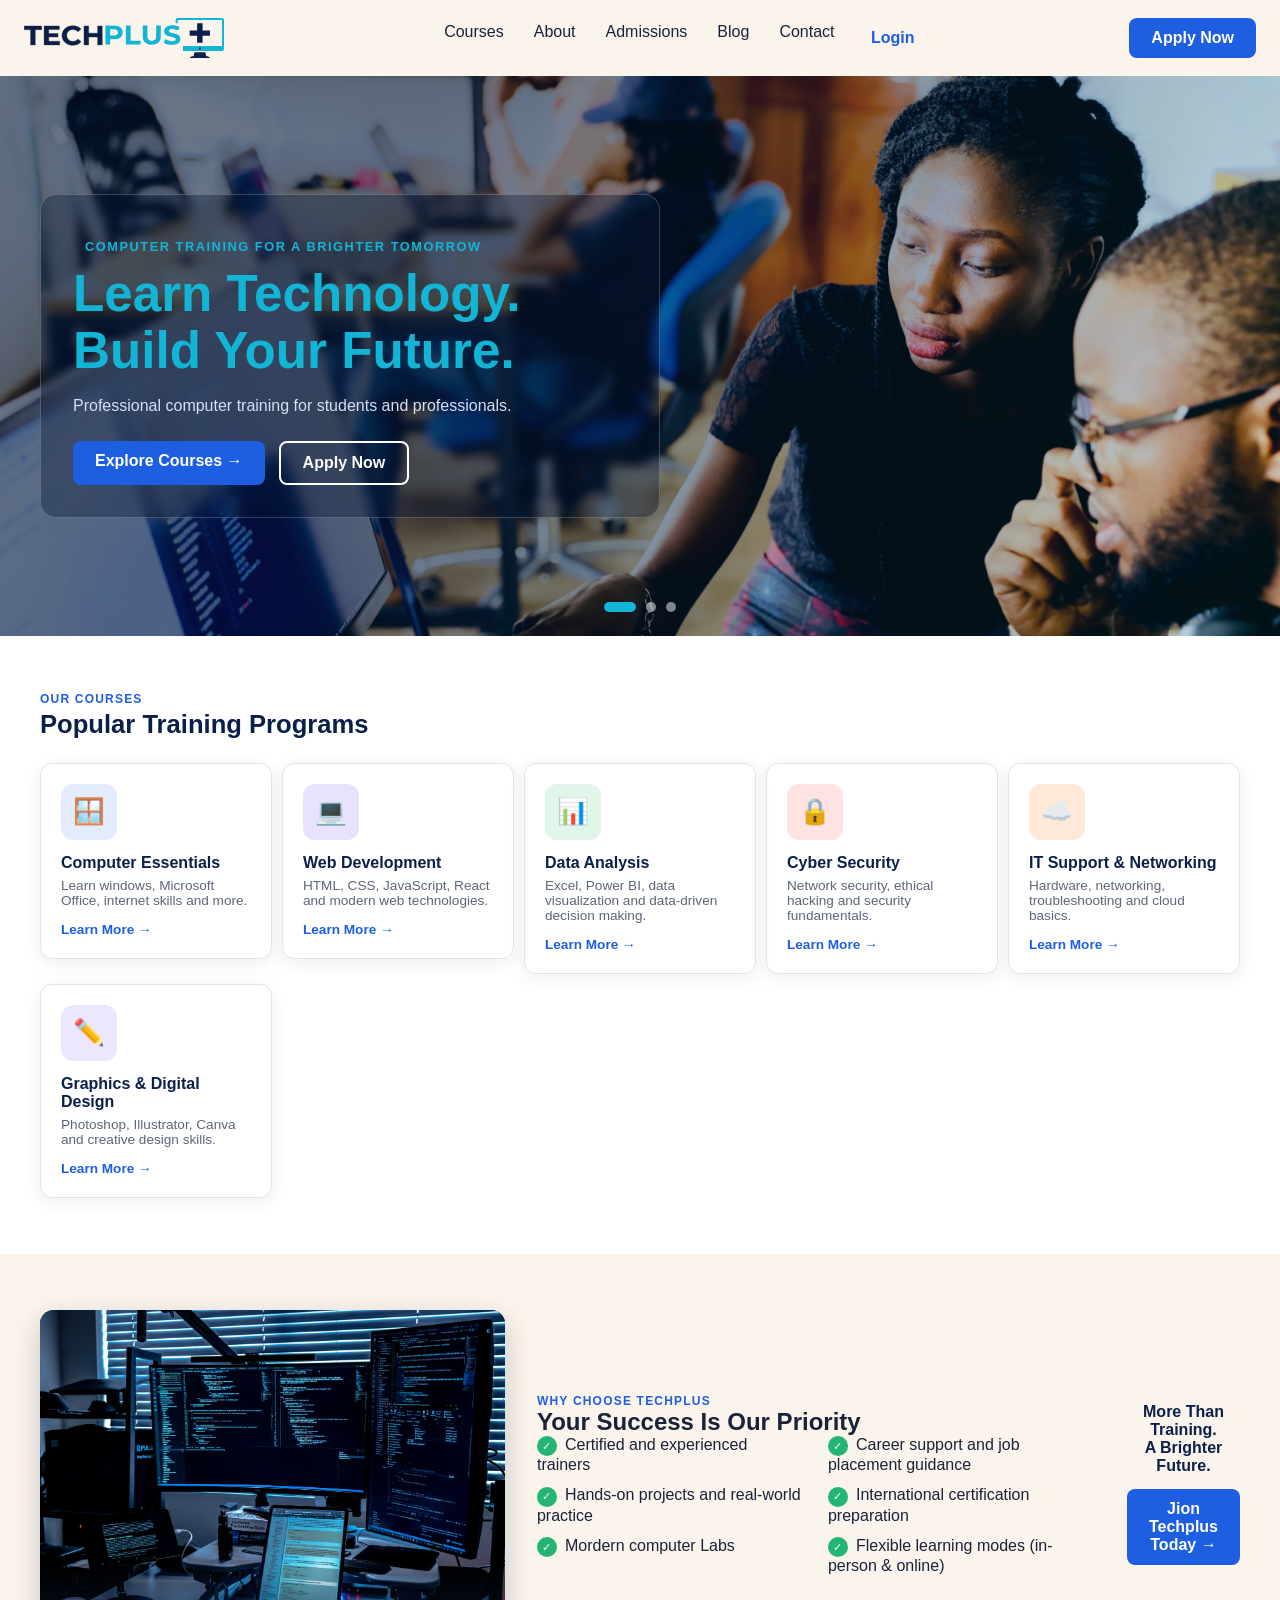
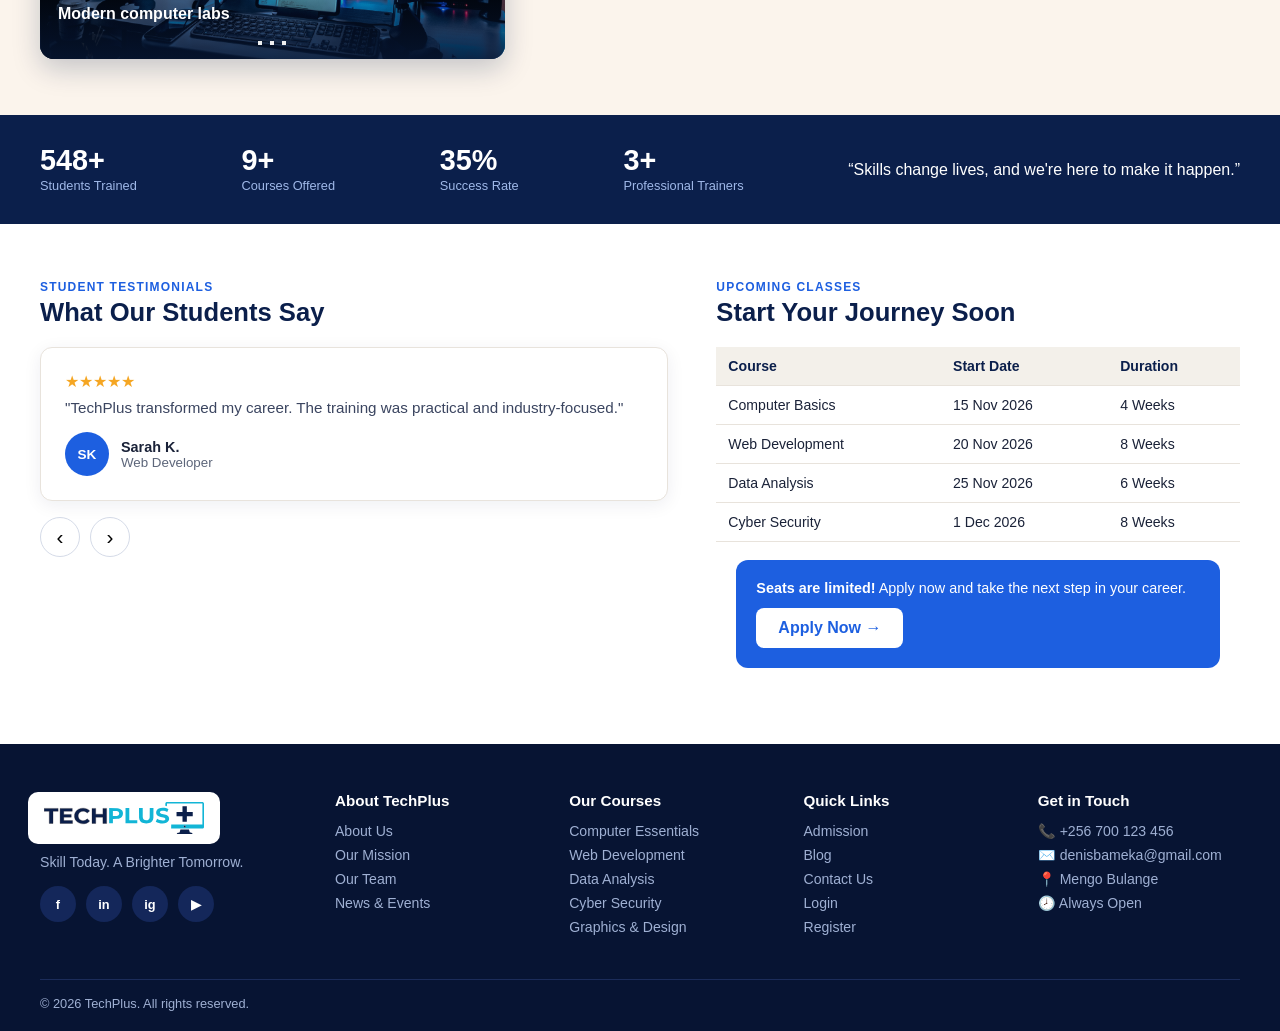
<file: index.html>
<!DOCTYPE html>
<html lang="en">
<meta charset="UTF-8">
<meta name="viewport" content="width=device-width", initial-scale="1.0">

<head>
    <title>Techplus</title>
    <link rel="stylesheet" href="style.css">
    <link rel="preload" as="image" href="images/hero1.jpg">
</head>

<body>
    <header>
        <a href="index.html" class="logo"><img src="images/logo.svg" alt="TechPlus Institute"></a>

        <nav id="mainNav">
            <a href="courses.html">Courses</a>
            <a href="about.html">About</a>
            <a href="admissions.html">Admissions</a>
            <a href="blog.html">Blog</a>
            <a href="contact.html">Contact</a><a href="login.html">Login</a>
        </nav>

        <a href="apply.html" class="btn">Apply Now</a>
        <button class="menu-btn" id="menuBtn" aria-label="Open menu">&#9776;</button>
    </header>

    <section class="hero">
        <div class="hero-track">
            <div class="hero-slide" style="--img: url('images/hero1.jpg')"></div>
            <div class="hero-slide" style="--img: url('images/hero2.jpg')"></div>
            <div class="hero-slide" style="--img: url('images/hero3.jpg')"></div>
            <div class="hero-slide" style="--img: url('images/hero1.jpg')"></div>
        </div>

        <div class="hero-overlay"></div>

        <div class="wrap hero-grid">
            <div class="hero-text">
                <p class="eyebrow" id="eyebrow">COMPUTER TRAINING FOR A BRIGHTER TOMORROW</p>
                <h1><span id="title1">Learn Technology.</span> <span id="title2">Build Your Futuer.</span></h1>
                <p class="sub" id="sub">Professional computer training for students and professionals.</p>
                <div class="hero-buttons">
                    <a href="courses.html" class="btn">Explore Courses →</a>
                    <a href="apply.html" class="btn btn-outline">Apply Now</a>
                </div>
            </div>
        </div>

        <div class="hero-dots"></div>
    </section>

    <section class="courses">
        <div class="wrap">
            <p class="label">OUR COURSES</p>
            <h2>Popular Training Programs</h2>

            <div class="cards">
                <div class="card">
                    <div class="icon">🪟</div>
                    <h3>Computer Essentials</h3>
                    <p>Learn windows, Microsoft Office, internet skills and more.</p>
                    <a href="courses.html" class="more">Learn More →</a>
                </div>

                <div class="card">
                    <div class="icon">💻</div>
                    <h3>Web Development</h3>
                    <p>HTML, CSS, JavaScript, React and modern web technologies.</p>
                    <a href="courses.html" class="more">Learn More →</a>
                </div>

                <div class="card">
                    <div class="icon">📊</div>
                    <h3>Data Analysis</h3>
                    <p>Excel, Power BI, data visualization and data-driven decision making.</p>
                    <a href="courses.html" class="more">Learn More →</a>
                </div>
                <div class="card">
                    <div class="icon">🔒</div>
                    <h3>Cyber Security</h3>
                    <p>Network security, ethical hacking and security fundamentals.</p>
                    <a href="courses.html" class="more">Learn More →</a>
                </div>

                <div class="card">
                    <div class="icon">☁️</div>
                    <h3>IT Support &amp; Networking</h3>
                    <p>Hardware, networking, troubleshooting and cloud basics.</p>
                    <a href="courses.html" class="more">Learn More →</a>
                </div>

                <div class="card">
                    <div class="icon">✏️</div>
                    <h3>Graphics &amp; Digital Design</h3>
                    <p>Photoshop, Illustrator, Canva and creative design skills.</p>
                    <a href="courses.html" class="more">Learn More →</a>
                </div>
            </div>
        </div>
    </section>

    <section class="why">
        <div class="wrap why-grid">

            <div class="gallery" id="gallery">
                <figure class="g on" style="--img: url('images/institute2.jpg')">
                    <figcaption>Modern computer labs</figcaption>
                </figure>
                <figure class="g" style="--img: url('images/institute1.jpg')">
                    <figcaption>Hands-on training</figcaption>
                </figure>
                <figure class="g" style="--img: url('images/institute1.jpg')">
                    <figcaption>Our expert trainers</figcaption>
                </figure>
                <div class="gallery-dots"></div>
            </div>

            <div class="why-text">
                <p class="label">WHY CHOOSE TECHPLUS</p>
                <h2>Your Success Is Our Priority</h2>
                <ul class="ticks">
                    <li>Certified and experienced trainers</li>
                    <li>Career support and job placement guidance</li>
                    <li>Hands-on projects and real-world practice</li>
                    <li>International certification preparation</li>
                    <li>Mordern computer Labs</li>
                    <li>Flexible learning modes (in-person &amp; online)</li>
                </ul>
            </div>

            <div class="why-join">
                <p>More Than Training. <br>A Brighter Future.</p>
                <a href="apply.html" class="btn">Jion Techplus Today →</a>
            </div>
        </div>
    </section>

    <!-- STATS BAR -->
    <section class="stats">
        <div class="wrap stats-grid">

            <div class="stat">
                <b class="count" data-target="1500" data-suffix="+">1,500+</b>
                <span>Students Trained</span>
            </div>

            <div class="stat">
                <b class="count" data-target="25" data-suffix="+">25+</b>
                <span>Courses Offered</span>
            </div>

            <div class="stat">
                <b class="count" data-target="98" data-suffix="%">98%</b>
                <span>Success Rate</span>
            </div>

            <div class="stat">
                <b class="count" data-target="10" data-suffix="+">10+</b>
                <span>Professional Trainers</span>
            </div>

            <q class="stats-quote">Skills change lives, and we're here to make it happen.</q>
        </div>
    </section>

   <section class="feedback">
  <div class="wrap feedback-grid">

    <div class="reviews">
      <p class="label">STUDENT TESTIMONIALS</p>
      <h2>What Our Students Say</h2>

      <div class="review-box">

        <div class="review on">
          <div class="stars">★★★★★</div>
          <p>"TechPlus transformed my career. The training was practical and industry-focused."</p>
          <div class="person">
            <span class="avatar">SK</span>
            <div><b>Sarah K.</b><small>Web Developer</small></div>
          </div>
        </div>

        <div class="review">
          <div class="stars">★★★★★</div>
          <p>"Great trainers, modern facilities and strong career support. Highly recommended!"</p>
          <div class="person">
            <span class="avatar">DM</span>
            <div><b>Daniel M.</b><small>IT Support Specialist</small></div>
          </div>
        </div>

        <div class="review">
          <div class="stars">★★★★★</div>
          <p>"I started with zero computer skills and now I design for clients. Thank you TechPlus!"</p>
          <div class="person">
            <span class="avatar">GN</span>
            <div><b>Grace N.</b><small>Graphic Designer</small></div>
          </div>
        </div>

      </div>

      <div class="review-controls">
        <button id="prevReview" aria-label="Previous">‹</button>
        <button id="nextReview" aria-label="Next">›</button>
      </div>
    </div>

    <div class="classes">
      <p class="label">UPCOMING CLASSES</p>
      <h2>Start Your Journey Soon</h2>
      <table>
        <tr><th>Course</th><th>Start Date</th><th>Duration</th></tr>
        <tr><td>Computer Basics</td><td>15 Nov 2026</td><td>4 Weeks</td></tr>
        <tr><td>Web Development</td><td>20 Nov 2026</td><td>8 Weeks</td></tr>
        <tr><td>Data Analysis</td><td>25 Nov 2026</td><td>6 Weeks</td></tr>
        <tr><td>Cyber Security</td><td>1 Dec 2026</td><td>8 Weeks</td></tr>
      </table>
      <div class="seats">
        <p><b>Seats are limited!</b> Apply now and take the next step in your career.</p>
        <a href="apply.html" class="btn btn-white">Apply Now →</a>
      </div>
    </div>

  </div>
</section>

    </main>

    <footer class="footer">
        <div class="wrap footer-grid">

            <div class="footer-brand">
                <a href="index.html" class="logo"><img src="images/logo.svg" alt="TechPlus Institute"></a>
                <p>Skill Today. A Brighter Tomorrow.</p>
                <div class="socials">
                    <a href="#" aria-label="Facebook">f</a>
                    <a href="#" aria-label="LinkedIn">in</a>
                    <a href="#" aria-label="Instagram">ig</a>
                    <a href="#" aria-label="YouTub">▶</a>
                </div>
            </div>

            <div>
                <h4>About TechPlus</h4>
                <ul>
                    <li><a href="about.html">About Us</a></li>
                    <li><a href="about.html">Our Mission</a></li>
                    <li><a href="about.html">Our Team</a></li>
                    <li><a href="blog.html">News &amp; Events</a></li>
                </ul>
            </div>


            <div>
                <h4>Our Courses</h4>
                <ul>
                    <li><a href="courses.html">Computer Essentials</a></li>
                    <li><a href="courses.html">Web Development</a></li>
                    <li><a href="courses.html">Data Analysis</a></li>
                    <li><a href="courses.html">Cyber Security</a></li>
                    <li><a href="courses.html">Graphics &amp; Design</a></li>
                </ul>
            </div>

            <div>
                <h4>Quick Links</h4>
                <ul>
                    <li><a href="admission.html">Admission</a></li>
                    <li><a href="blog.html">Blog</a></li>
                    <li><a href="contact.html">Contact Us</a></li>
                    <li><a href="login.html">Login</a></li>
                    <li><a href="register.html">Register</a></li>
                </ul>
            </div>

            <div>
                <h4>Get in Touch</h4>
                <ul>
                    <li>📞 +256 700 123 456</li>
                    <li>✉️ denisbameka@gmail.com</li>
                    <li>📍 Mengo Bulange</li>
                    <li>🕗 Always Open</li>
                </ul>
            </div>

        </div>

        <p class="copyright">© 2026 TechPlus. All rights reserved.</p>
    </footer>
    <script src="menu.js"></script>
    <script src="main.js"></script>
</body>

</html>
</file>
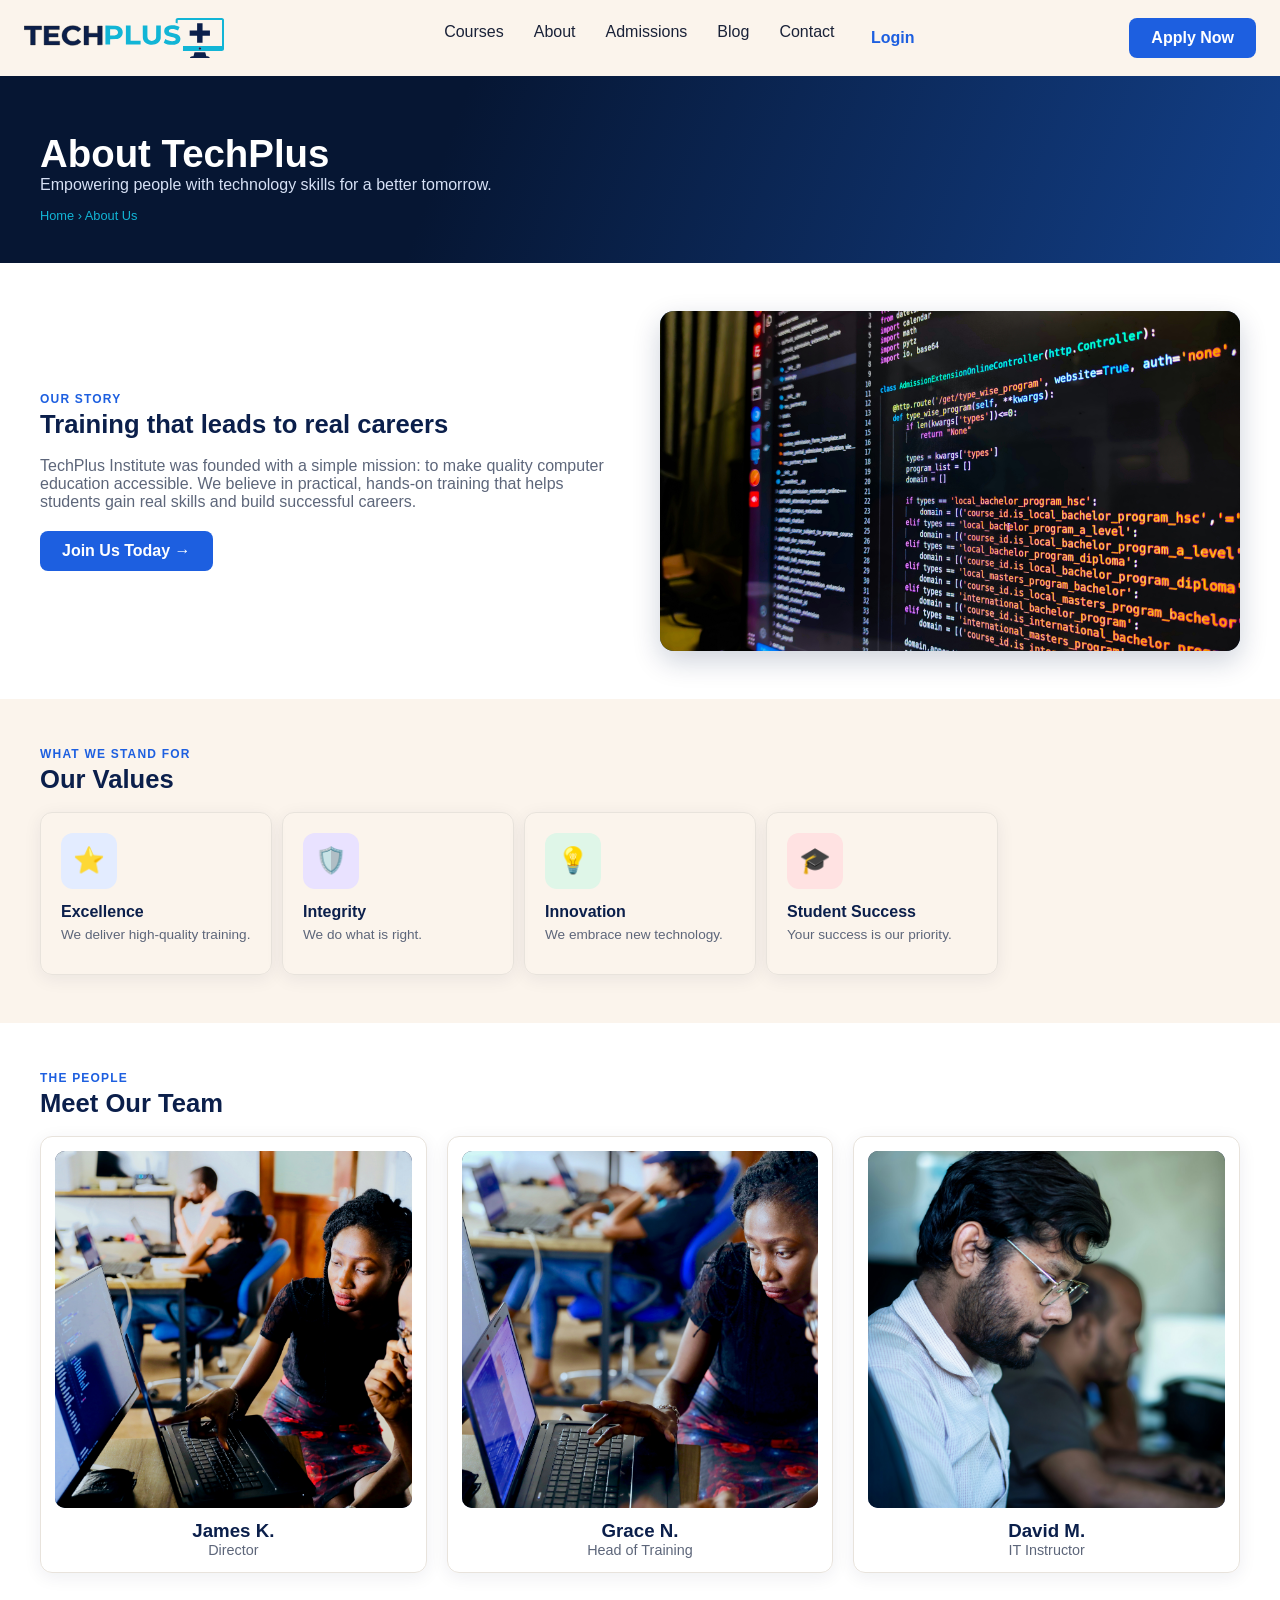
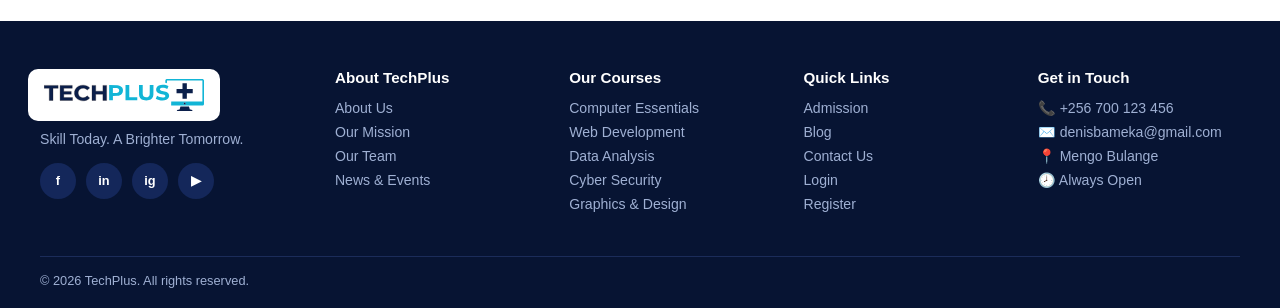
<file: about.html>
<!DOCTYPE html>
<html lang="en">

<head>
  <meta charset="UTF-8">
  <meta name="viewport" content="width=device-width, initial-scale=1">
  <title>Courses | TechPlus Institute</title>
  <link rel="stylesheet" href="style.css">
  <link rel="stylesheet" href="pages.css">
</head>

<body>

  <header>
    <a href="index.html" class="logo"><img src="images/logo.svg" alt="TechPlus Institute"></a>

    <nav id="mainNav">
      <a href="courses.html">Courses</a>
      <a href="about.html">About</a>
      <a href="admissions.html">Admissions</a>
      <a href="blog.html">Blog</a>
      <a href="contact.html">Contact</a><a href="login.html">Login</a>
    </nav>

    <a href="apply.html" class="btn">Apply Now</a>
    <button class="menu-btn" id="menuBtn" aria-label="Open menu">☰</button>
  </header>

  <main>

    <section class="page-hero">
      <div class="wrap">
        <h1>About TechPlus</h1>
        <p>Empowering people with technology skills for a better tomorrow.</p>
        <p class="crumbs">Home › About Us</p>
      </div>
    </section>

    <section class="section">
      <div class="wrap story">
        <div>
          <p class="label">OUR STORY</p>
          <h2>Training that leads to real careers</h2>
          <p class="lead">
            TechPlus Institute was founded with a simple mission: to make quality
            computer education accessible. We believe in practical, hands-on
            training that helps students gain real skills and build successful careers.
          </p>
          <a href="apply.html" class="btn">Join Us Today →</a>
        </div>
        <div class="story-img">
          <img src="images/institute1.jpg" alt="TechPlus Institute building">
        </div>
      </div>
    </section>

    <section class="section values-section">
      <div class="wrap">
        <p class="label">WHAT WE STAND FOR</p>
        <h2>Our Values</h2>
        <div class="cards">
          <div class="card">
            <div class="icon">⭐</div>
            <h3>Excellence</h3>
            <p>We deliver high-quality training.</p>
          </div>
          <div class="card">
            <div class="icon">🛡️</div>
            <h3>Integrity</h3>
            <p>We do what is right.</p>
          </div>
          <div class="card">
            <div class="icon">💡</div>
            <h3>Innovation</h3>
            <p>We embrace new technology.</p>
          </div>
          <div class="card">
            <div class="icon">🎓</div>
            <h3>Student Success</h3>
            <p>Your success is our priority.</p>
          </div>
        </div>
      </div>
    </section>

    <section class="section">
      <div class="wrap">
        <p class="label">THE PEOPLE</p>
        <h2>Meet Our Team</h2>
        <div class="team">
          <div class="member">
            <img src="images/hero1.jpg" alt="James K.">
            <h3>James K.</h3>
            <p>Director</p>
          </div>
          <div class="member">
            <img src="images/hero3.jpg" alt="Grace N.">
            <h3>Grace N.</h3>
            <p>Head of Training</p>
          </div>
          <div class="member">
            <img src="images/hero2.jpg" alt="David M.">
            <h3>David M.</h3>
            <p>IT Instructor</p>
          </div>
        </div>
      </div>
    </section>

  </main>


  <footer class="footer">
    <div class="wrap footer-grid">

      <div class="footer-brand">
        <a href="index.html" class="logo"><img src="images/logo.svg" alt="TechPlus Institute"></a>
        <p>Skill Today. A Brighter Tomorrow.</p>
        <div class="socials">
          <a href="#" aria-label="Facebook">f</a>
          <a href="#" aria-label="LinkedIn">in</a>
          <a href="#" aria-label="Instagram">ig</a>
          <a href="#" aria-label="YouTub">▶</a>
        </div>
      </div>

      <div>
        <h4>About TechPlus</h4>
        <ul>
          <li><a href="about.html">About Us</a></li>
          <li><a href="about.html">Our Mission</a></li>
          <li><a href="about.html">Our Team</a></li>
          <li><a href="blog.html">News &amp; Events</a></li>
        </ul>
      </div>


      <div>
        <h4>Our Courses</h4>
        <ul>
          <li><a href="courses.html">Computer Essentials</a></li>
          <li><a href="courses.html">Web Development</a></li>
          <li><a href="courses.html">Data Analysis</a></li>
          <li><a href="courses.html">Cyber Security</a></li>
          <li><a href="courses.html">Graphics &amp; Design</a></li>
        </ul>
      </div>

      <div>
        <h4>Quick Links</h4>
        <ul>
          <li><a href="admission.html">Admission</a></li>
          <li><a href="blog.html">Blog</a></li>
          <li><a href="contact.html">Contact Us</a></li>
          <li><a href="login.html">Login</a></li>
          <li><a href="register.html">Register</a></li>
        </ul>
      </div>

      <div>
        <h4>Get in Touch</h4>
        <ul>
          <li>📞 +256 700 123 456</li>
          <li>✉️ denisbameka@gmail.com</li>
          <li>📍 Mengo Bulange</li>
          <li>🕗 Always Open</li>
        </ul>
      </div>

    </div>

    <p class="copyright">© 2026 TechPlus. All rights reserved.</p>
  </footer>

  <script src="main.js"></script>
  <script src="menu.js"></script>
  <script src="courses.js"></script>
</body>

</html>
</file>
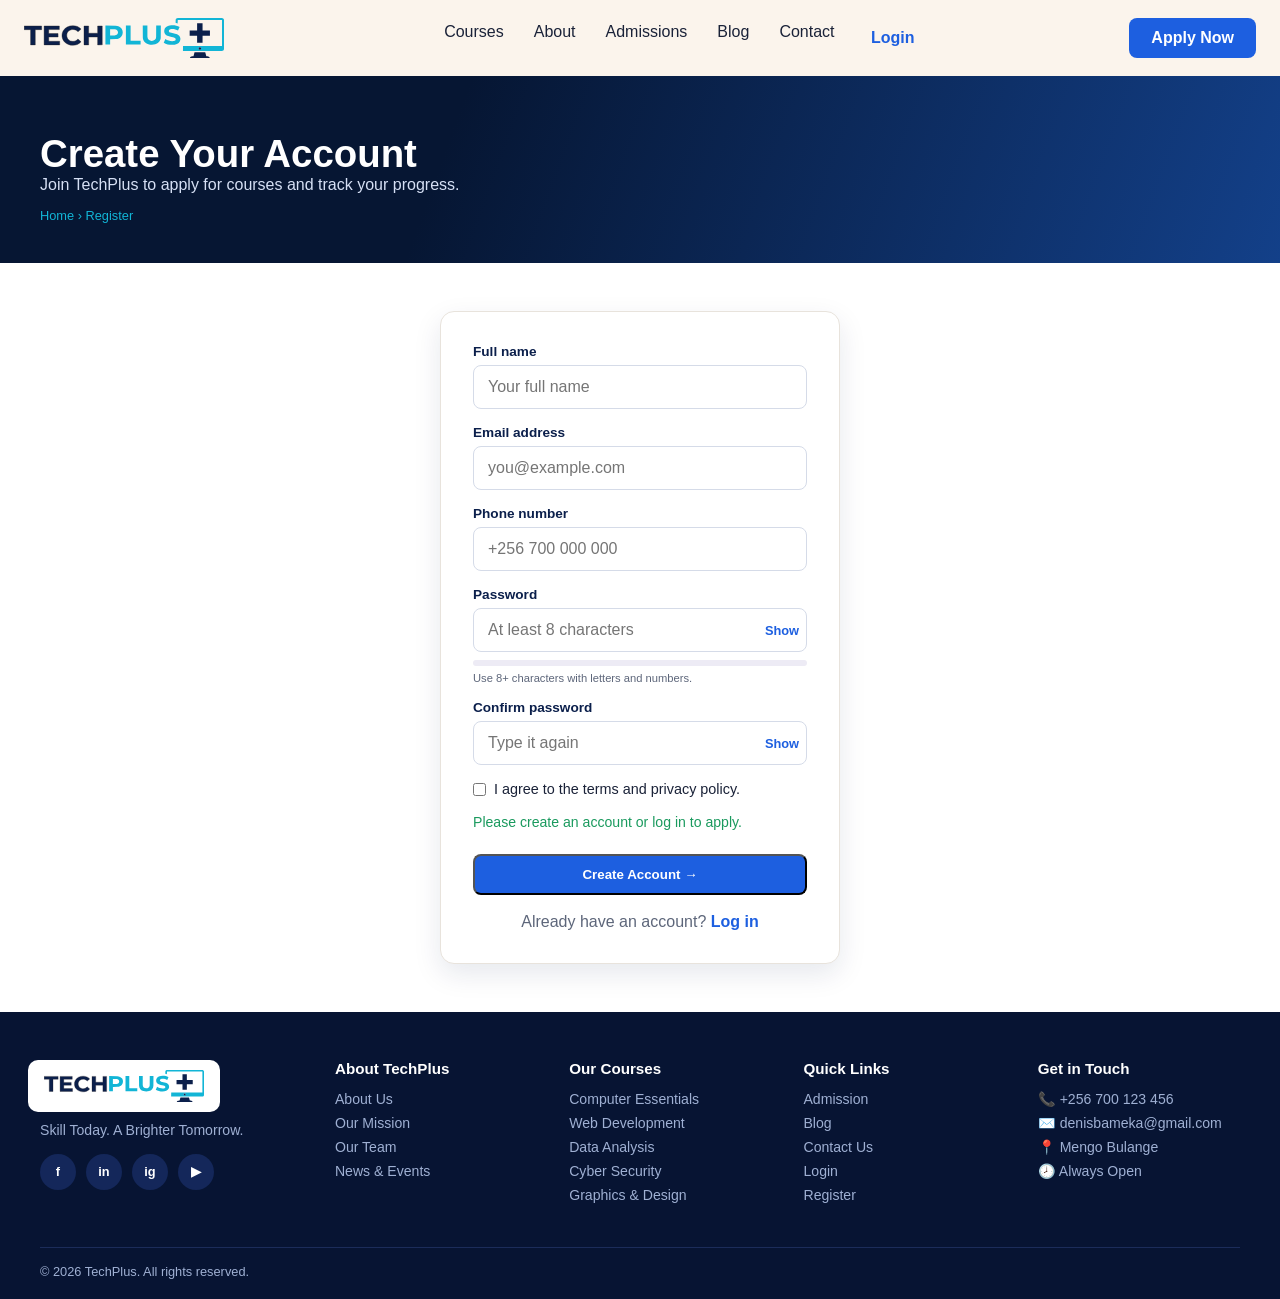
<file: apply.html>
<!DOCTYPE html>
<html lang="en">

<head>
  <meta charset="UTF-8">
  <meta name="viewport" content="width=device-width, initial-scale=1">
  <title>Courses | TechPlus Institute</title>
  <link rel="stylesheet" href="style.css">
  <link rel="stylesheet" href="pages.css">
</head>

<body>

  <header>
    <a href="index.html" class="logo"><img src="images/logo.svg" alt="TechPlus Institute"></a>

    <nav id="mainNav">
      <a href="courses.html">Courses</a>
      <a href="about.html">About</a>
      <a href="admissions.html">Admissions</a>
      <a href="blog.html">Blog</a>
      <a href="contact.html">Contact</a><a href="login.html">Login</a>
    </nav>

    <a href="apply.html" class="btn">Apply Now</a>
    <button class="menu-btn" id="menuBtn" aria-label="Open menu">☰</button>
  </header>

  <main>

    <section class="page-hero">
      <div class="wrap">
        <h1>Apply for a Course</h1>
        <p>Fill in the form and we will contact you with the next steps.</p>
        <p class="crumbs">Home › Admissions › Apply</p>
      </div>
    </section>

    <section class="section">
      <div class="wrap">
        <div class="auth-card wide">
          <form id="applyForm" novalidate>

            <h2>Personal details</h2>
            <div class="form-grid">
              <div class="field">
                <label for="aName">Full name</label>
                <input type="text" id="aName" placeholder="Your full name">
              </div>
              <div class="field">
                <label for="aEmail">Email address</label>
                <input type="email" id="aEmail" placeholder="you@example.com">
              </div>
              <div class="field">
                <label for="aPhone">Phone number</label>
                <input type="tel" id="aPhone" placeholder="+256 700 000 000">
              </div>
              <div class="field">
                <label for="aEdu">Highest education</label>
                <select id="aEdu">
                  <option value="">Select one</option>
                  <option>O-Level</option>
                  <option>A-Level</option>
                  <option>Certificate or Diploma</option>
                  <option>Degree</option>
                </select>
              </div>
            </div>

            <h2>Your course</h2>
            <div class="form-grid">
              <div class="field">
                <label for="aCourse">Course</label>
                <select id="aCourse">
                  <option value="">Select a course</option>
                  <option>Computer Essentials</option>
                  <option>Web Development</option>
                  <option>Data Analysis</option>
                  <option>Cyber Security</option>
                  <option>IT Support &amp; Networking</option>
                  <option>Graphics &amp; Digital Design</option>
                </select>
              </div>
              <div class="field">
                <label for="aStart">Preferred start date</label>
                <select id="aStart">
                  <option value="">Select a date</option>
                  <option>15 Nov 2026</option>
                  <option>20 Nov 2026</option>
                  <option>1 Dec 2026</option>
                </select>
              </div>
            </div>

            <div class="field">
              <label>Learning mode</label>
              <div class="radio-row">
                <label><input type="radio" name="mode" value="in-person" checked> In-person</label>
                <label><input type="radio" name="mode" value="online"> Online</label>
              </div>
            </div>

            <div class="field">
              <label for="aWhy">Why do you want to join?</label>
              <textarea id="aWhy" rows="4" placeholder="Tell us a little about your goals"></textarea>
            </div>

            <label class="check">
              <input type="checkbox" id="aTerms"> I confirm that my details are correct.
            </label>

            <p id="applyNote" class="form-note"></p>
            <button type="submit" class="btn">Submit Application →</button>

          </form>
        </div>
      </div>
    </section>

  </main>

  <footer class="footer">
    <div class="wrap footer-grid">

      <div class="footer-brand">
        <a href="index.html" class="logo"><img src="images/logo.svg" alt="TechPlus Institute"></a>
        <p>Skill Today. A Brighter Tomorrow.</p>
        <div class="socials">
          <a href="#" aria-label="Facebook">f</a>
          <a href="#" aria-label="LinkedIn">in</a>
          <a href="#" aria-label="Instagram">ig</a>
          <a href="#" aria-label="YouTub">▶</a>
        </div>
      </div>

      <div>
        <h4>About TechPlus</h4>
        <ul>
          <li><a href="about.html">About Us</a></li>
          <li><a href="about.html">Our Mission</a></li>
          <li><a href="about.html">Our Team</a></li>
          <li><a href="blog.html">News &amp; Events</a></li>
        </ul>
      </div>


      <div>
        <h4>Our Courses</h4>
        <ul>
          <li><a href="courses.html">Computer Essentials</a></li>
          <li><a href="courses.html">Web Development</a></li>
          <li><a href="courses.html">Data Analysis</a></li>
          <li><a href="courses.html">Cyber Security</a></li>
          <li><a href="courses.html">Graphics &amp; Design</a></li>
        </ul>
      </div>

      <div>
        <h4>Quick Links</h4>
        <ul>
          <li><a href="admission.html">Admission</a></li>
          <li><a href="blog.html">Blog</a></li>
          <li><a href="contact.html">Contact Us</a></li>
          <li><a href="login.html">Login</a></li>
          <li><a href="register.html">Register</a></li>
        </ul>
      </div>

      <div>
        <h4>Get in Touch</h4>
        <ul>
          <li>📞 +256 700 123 456</li>
          <li>✉️ denisbameka@gmail.com</li>
          <li>📍 Mengo Bulange</li>
          <li>🕗 Always Open</li>
        </ul>
      </div>

    </div>

    <p class="copyright">© 2026 TechPlus. All rights reserved.</p>
  </footer>

  <script src="main.js"></script>
  <script src="menu.js"></script>
  <script src="/auth.js"></script>
</body>

</html>
</file>
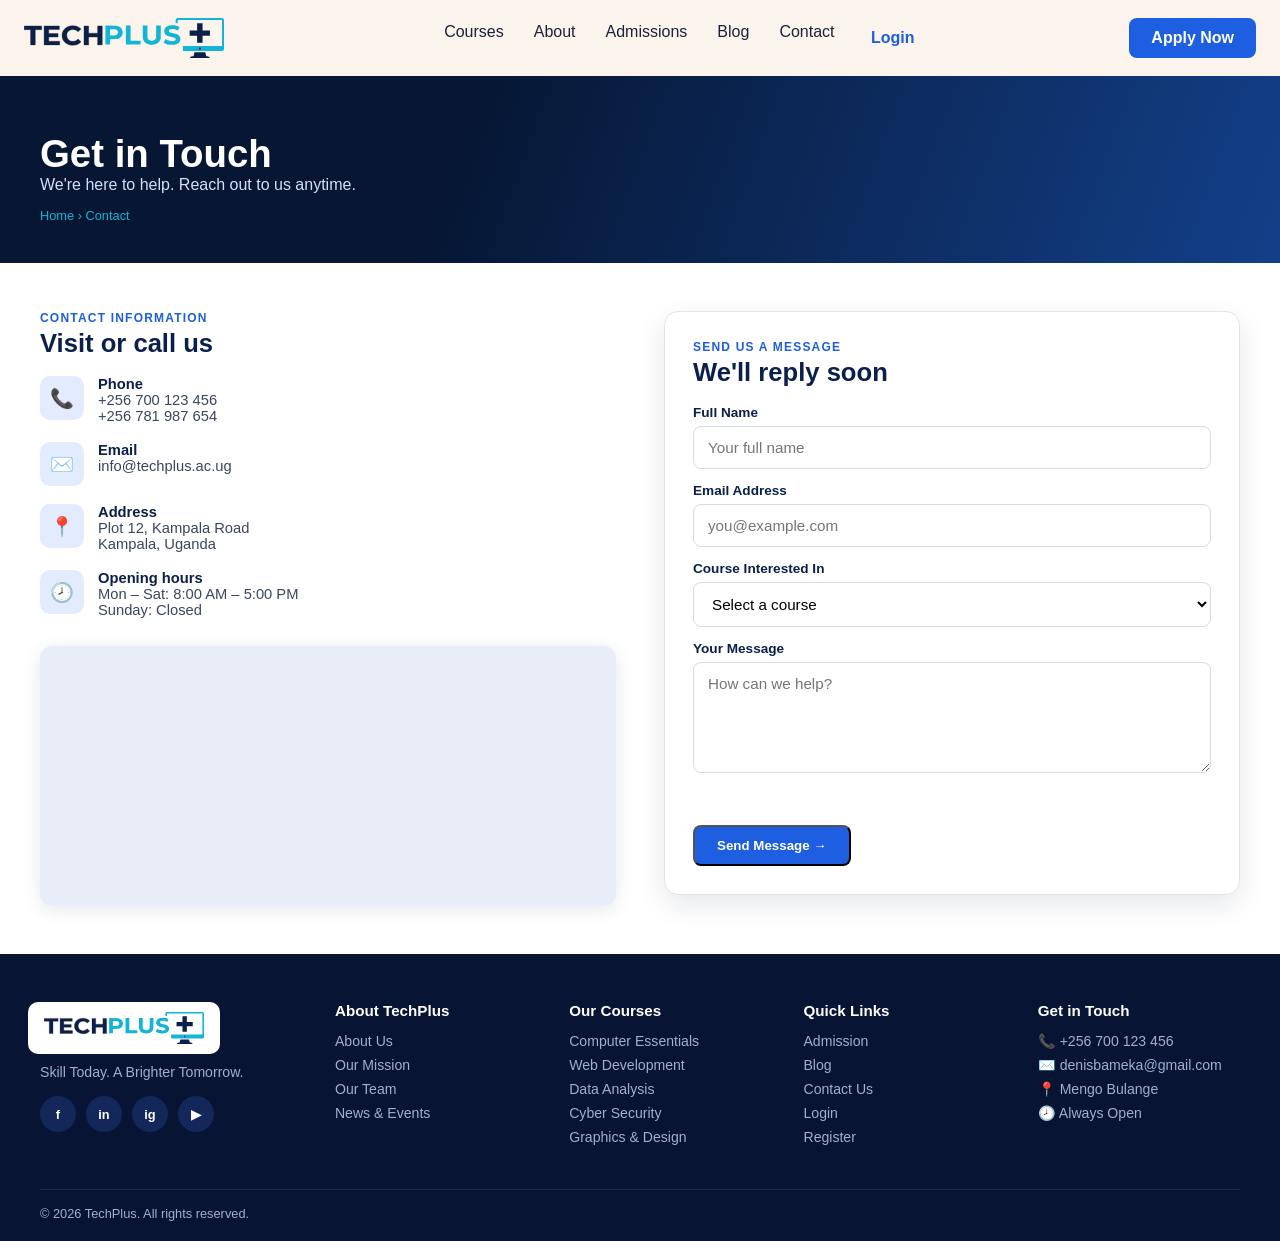
<file: contact.html>
<!DOCTYPE html>
<html lang="en">

<head>
  <meta charset="UTF-8">
  <meta name="viewport" content="width=device-width, initial-scale=1">
  <title>Courses | TechPlus Institute</title>
  <link rel="stylesheet" href="style.css">
  <link rel="stylesheet" href="pages.css">
</head>

<body>

  <header>
    <a href="index.html" class="logo"><img src="images/logo.svg" alt="TechPlus Institute"></a>

    <nav id="mainNav">
      <a href="courses.html">Courses</a>
      <a href="about.html">About</a>
      <a href="admissions.html">Admissions</a>
      <a href="blog.html">Blog</a>
      <a href="contact.html">Contact</a><a href="login.html">Login</a>
    </nav>

    <a href="apply.html" class="btn">Apply Now</a>
    <button class="menu-btn" id="menuBtn" aria-label="Open menu">☰</button>
  </header>

  <main>

    <section class="page-hero">
      <div class="wrap">
        <h1>Get in Touch</h1>
        <p>We're here to help. Reach out to us anytime.</p>
        <p class="crumbs">Home › Contact</p>
      </div>
    </section>

    <section class="section">
      <div class="wrap contact-grid">

        <div>
          <p class="label">CONTACT INFORMATION</p>
          <h2>Visit or call us</h2>

          <ul class="info-list">
            <li><span class="info-icon">📞</span>
              <div><b>Phone</b><br>+256 700 123 456<br>+256 781 987 654</div>
            </li>
            <li><span class="info-icon">✉️</span>
              <div><b>Email</b><br>info@techplus.ac.ug</div>
            </li>
            <li><span class="info-icon">📍</span>
              <div><b>Address</b><br>Plot 12, Kampala Road<br>Kampala, Uganda</div>
            </li>
            <li><span class="info-icon">🕗</span>
              <div><b>Opening hours</b><br>Mon – Sat: 8:00 AM – 5:00 PM<br>Sunday: Closed</div>
            </li>
          </ul>

          <div class="map-box">
            <iframe src="https://www.google.com/maps?q=Kampala+Road,+Kampala&output=embed" loading="lazy"
              title="TechPlus location"></iframe>
          </div>
        </div>

        <div class="form-card">
          <p class="label">SEND US A MESSAGE</p>
          <h2>We'll reply soon</h2>

          <form id="contactForm" novalidate>
            <label for="name">Full Name</label>
            <input type="text" id="name" placeholder="Your full name">

            <label for="email">Email Address</label>
            <input type="email" id="email" placeholder="you@example.com">

            <label for="course">Course Interested In</label>
            <select id="course">
              <option value="">Select a course</option>
              <option>Computer Essentials</option>
              <option>Web Development</option>
              <option>Data Analysis</option>
              <option>Cyber Security</option>
              <option>IT Support &amp; Networking</option>
              <option>Graphics &amp; Digital Design</option>
            </select>

            <label for="message">Your Message</label>
            <textarea id="message" rows="5" placeholder="How can we help?"></textarea>

            <p id="formNote" class="form-note"></p>
            <button type="submit" class="btn">Send Message →</button>
          </form>
        </div>

      </div>
    </section>

  </main>


  <footer class="footer">
    <div class="wrap footer-grid">

      <div class="footer-brand">
        <a href="index.html" class="logo"><img src="images/logo.svg" alt="TechPlus Institute"></a>
        <p>Skill Today. A Brighter Tomorrow.</p>
        <div class="socials">
          <a href="#" aria-label="Facebook">f</a>
          <a href="#" aria-label="LinkedIn">in</a>
          <a href="#" aria-label="Instagram">ig</a>
          <a href="#" aria-label="YouTub">▶</a>
        </div>
      </div>

      <div>
        <h4>About TechPlus</h4>
        <ul>
          <li><a href="about.html">About Us</a></li>
          <li><a href="about.html">Our Mission</a></li>
          <li><a href="about.html">Our Team</a></li>
          <li><a href="blog.html">News &amp; Events</a></li>
        </ul>
      </div>


      <div>
        <h4>Our Courses</h4>
        <ul>
          <li><a href="courses.html">Computer Essentials</a></li>
          <li><a href="courses.html">Web Development</a></li>
          <li><a href="courses.html">Data Analysis</a></li>
          <li><a href="courses.html">Cyber Security</a></li>
          <li><a href="courses.html">Graphics &amp; Design</a></li>
        </ul>
      </div>

      <div>
        <h4>Quick Links</h4>
        <ul>
          <li><a href="admission.html">Admission</a></li>
          <li><a href="blog.html">Blog</a></li>
          <li><a href="contact.html">Contact Us</a></li>
          <li><a href="login.html">Login</a></li>
          <li><a href="register.html">Register</a></li>
        </ul>
      </div>

      <div>
        <h4>Get in Touch</h4>
        <ul>
          <li>📞 +256 700 123 456</li>
          <li>✉️ denisbameka@gmail.com</li>
          <li>📍 Mengo Bulange</li>
          <li>🕗 Always Open</li>
        </ul>
      </div>

    </div>

    <p class="copyright">© 2026 TechPlus. All rights reserved.</p>
  </footer>

  <script src="menu.js"></script>
  <script src="contact.js"></script>
</body>

</html>
</file>
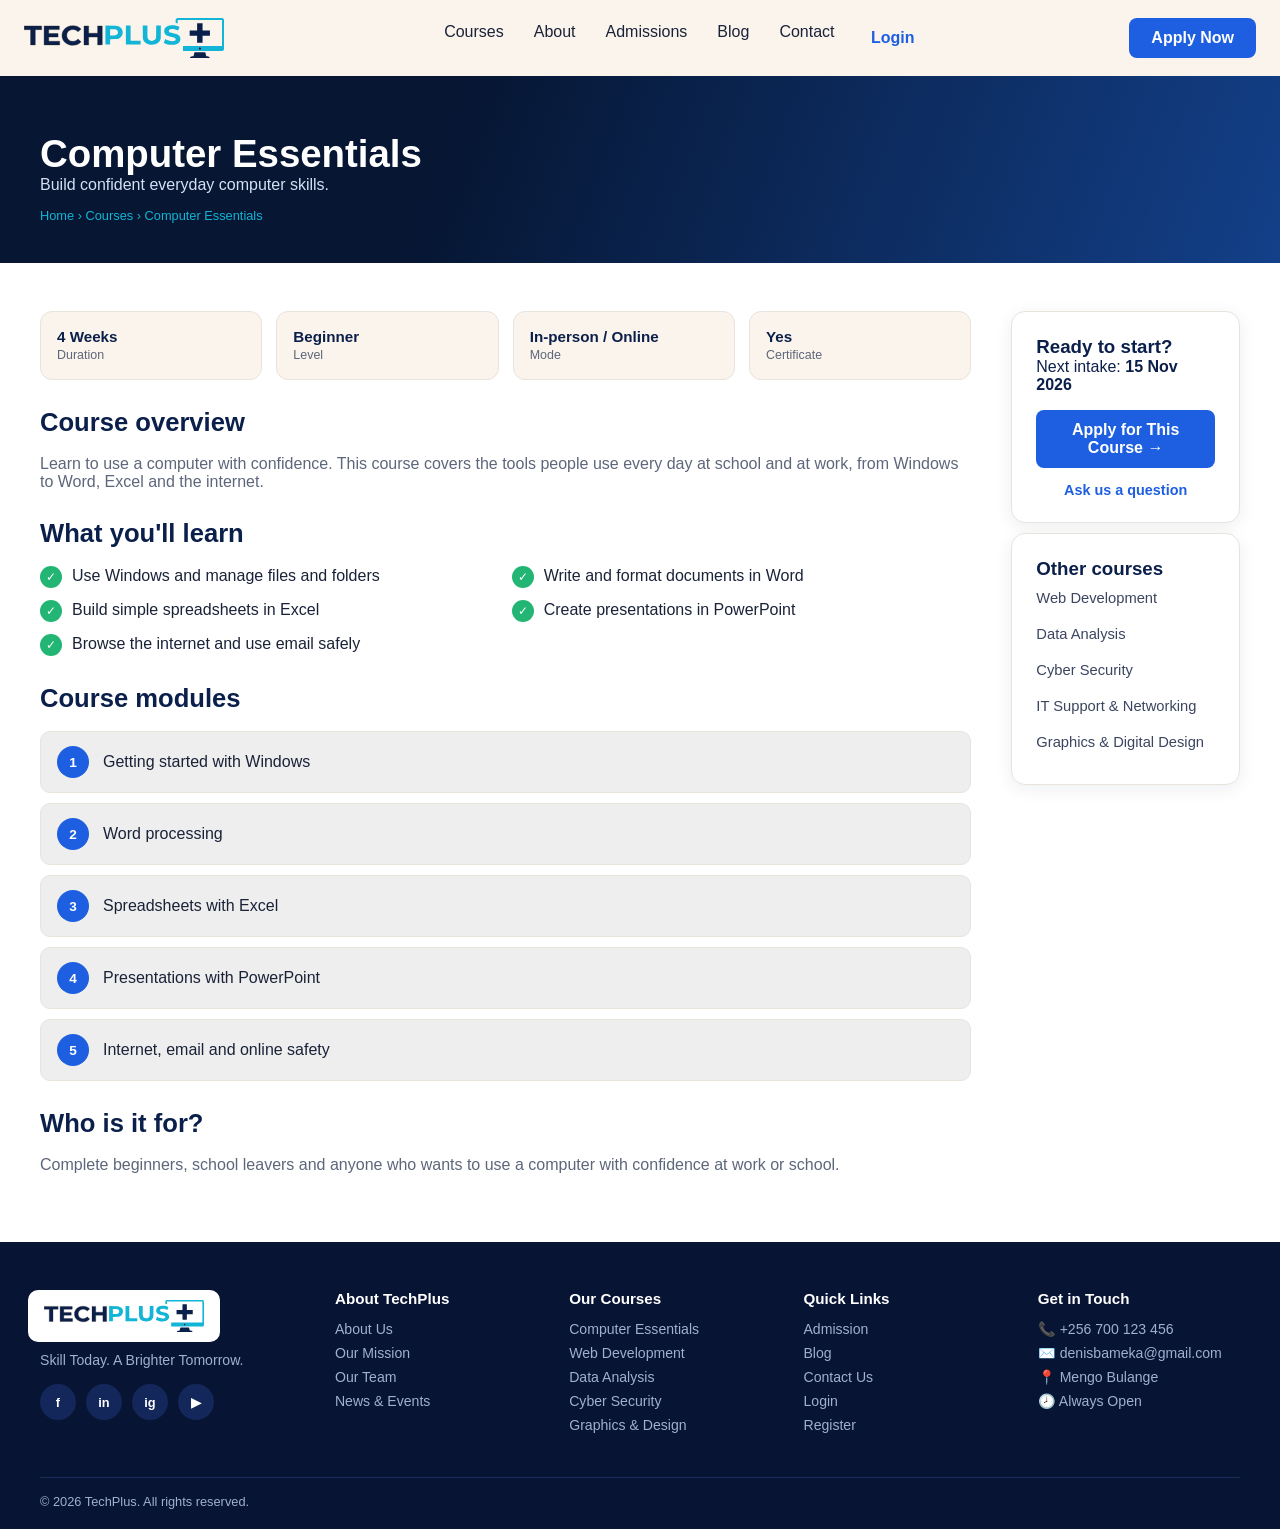
<file: course-detail.html>
<!DOCTYPE html>
<html lang="en">

<head>
  <meta charset="UTF-8">
  <meta name="viewport" content="width=device-width, initial-scale=1">
  <title>Course | TechPlus Institute</title>
  <link rel="stylesheet" href="style.css">
  <link rel="stylesheet" href="pages.css">
</head>

<body>

  <header>
    <a href="index.html" class="logo"><img src="images/logo.svg" alt="TechPlus Institute"></a>

    <nav id="mainNav">
      <a href="courses.html">Courses</a>
      <a href="about.html">About</a>
      <a href="admissions.html">Admissions</a>
      <a href="blog.html">Blog</a>
      <a href="contact.html">Contact</a><a href="login.html">Login</a>
    </nav>

    <a href="apply.html" class="btn">Apply Now</a>
    <button class="menu-btn" id="menuBtn" aria-label="Open menu">☰</button>
  </header>

  <main>

    <section class="page-hero">
      <div class="wrap">
        <h1 id="cTitle">Course</h1>
        <p id="cTagline"></p>
        <p class="crumbs">Home › Courses › <span id="cCrumb">Course</span></p>
      </div>
    </section>

    <section class="section">

      <div class="wrap detail" id="detailBox">

        <div>
          <div class="facts">
            <div><b id="fDuration"></b><span>Duration</span></div>
            <div><b id="fLevel"></b><span>Level</span></div>
            <div><b id="fMode"></b><span>Mode</span></div>
            <div><b id="fCert"></b><span>Certificate</span></div>
          </div>

          <h2>Course overview</h2>
          <p id="cOverview" class="lead"></p>

          <h2>What you'll learn</h2>
          <ul class="ticks" id="cLearn"></ul>

          <h2>Course modules</h2>
          <ol class="modules" id="cModules"></ol>

          <h2>Who is it for?</h2>
          <p id="cWho" class="lead"></p>
        </div>

        <aside>
          <div class="side-card">
            <h3>Ready to start?</h3>
            <p>Next intake: <b id="cStart"></b></p>
            <a id="cApply" href="apply.html" class="btn">Apply for This Course →</a>
            <a href="contact.html" class="side-link">Ask us a question</a>
          </div>

          <div class="side-card">
            <h3>Other courses</h3>
            <ul class="other-list" id="cOthers"></ul>
          </div>
        </aside>

      </div>

      <div class="wrap not-found" id="notFound" hidden>
        <h2>We couldn't find that course</h2>
        <p>Please pick a course from our list.</p>
        <a href="courses.html" class="btn">See All Courses →</a>
      </div>

    </section>

  </main>

  <footer class="footer">
    <div class="wrap footer-grid">

      <div class="footer-brand">
        <a href="index.html" class="logo"><img src="images/logo.svg" alt="TechPlus Institute"></a>
        <p>Skill Today. A Brighter Tomorrow.</p>
        <div class="socials">
          <a href="#" aria-label="Facebook">f</a>
          <a href="#" aria-label="LinkedIn">in</a>
          <a href="#" aria-label="Instagram">ig</a>
          <a href="#" aria-label="YouTub">▶</a>
        </div>
      </div>

      <div>
        <h4>About TechPlus</h4>
        <ul>
          <li><a href="about.html">About Us</a></li>
          <li><a href="about.html">Our Mission</a></li>
          <li><a href="about.html">Our Team</a></li>
          <li><a href="blog.html">News &amp; Events</a></li>
        </ul>
      </div>


      <div>
        <h4>Our Courses</h4>
        <ul>
          <li><a href="courses.html">Computer Essentials</a></li>
          <li><a href="courses.html">Web Development</a></li>
          <li><a href="courses.html">Data Analysis</a></li>
          <li><a href="courses.html">Cyber Security</a></li>
          <li><a href="courses.html">Graphics &amp; Design</a></li>
        </ul>
      </div>

      <div>
        <h4>Quick Links</h4>
        <ul>
          <li><a href="admission.html">Admission</a></li>
          <li><a href="blog.html">Blog</a></li>
          <li><a href="contact.html">Contact Us</a></li>
          <li><a href="login.html">Login</a></li>
          <li><a href="register.html">Register</a></li>
        </ul>
      </div>

      <div>
        <h4>Get in Touch</h4>
        <ul>
          <li>📞 +256 700 123 456</li>
          <li>✉️ denisbameka@gmail.com</li>
          <li>📍 Mengo Bulange</li>
          <li>🕗 Always Open</li>
        </ul>
      </div>

    </div>

    <p class="copyright">© 2026 TechPlus. All rights reserved.</p>
  </footer>

  <script src="menu.js"></script>
  <script src="courses-data.js"></script>
  <script src="course-detail.js"></script>
</body>

</html>
</file>
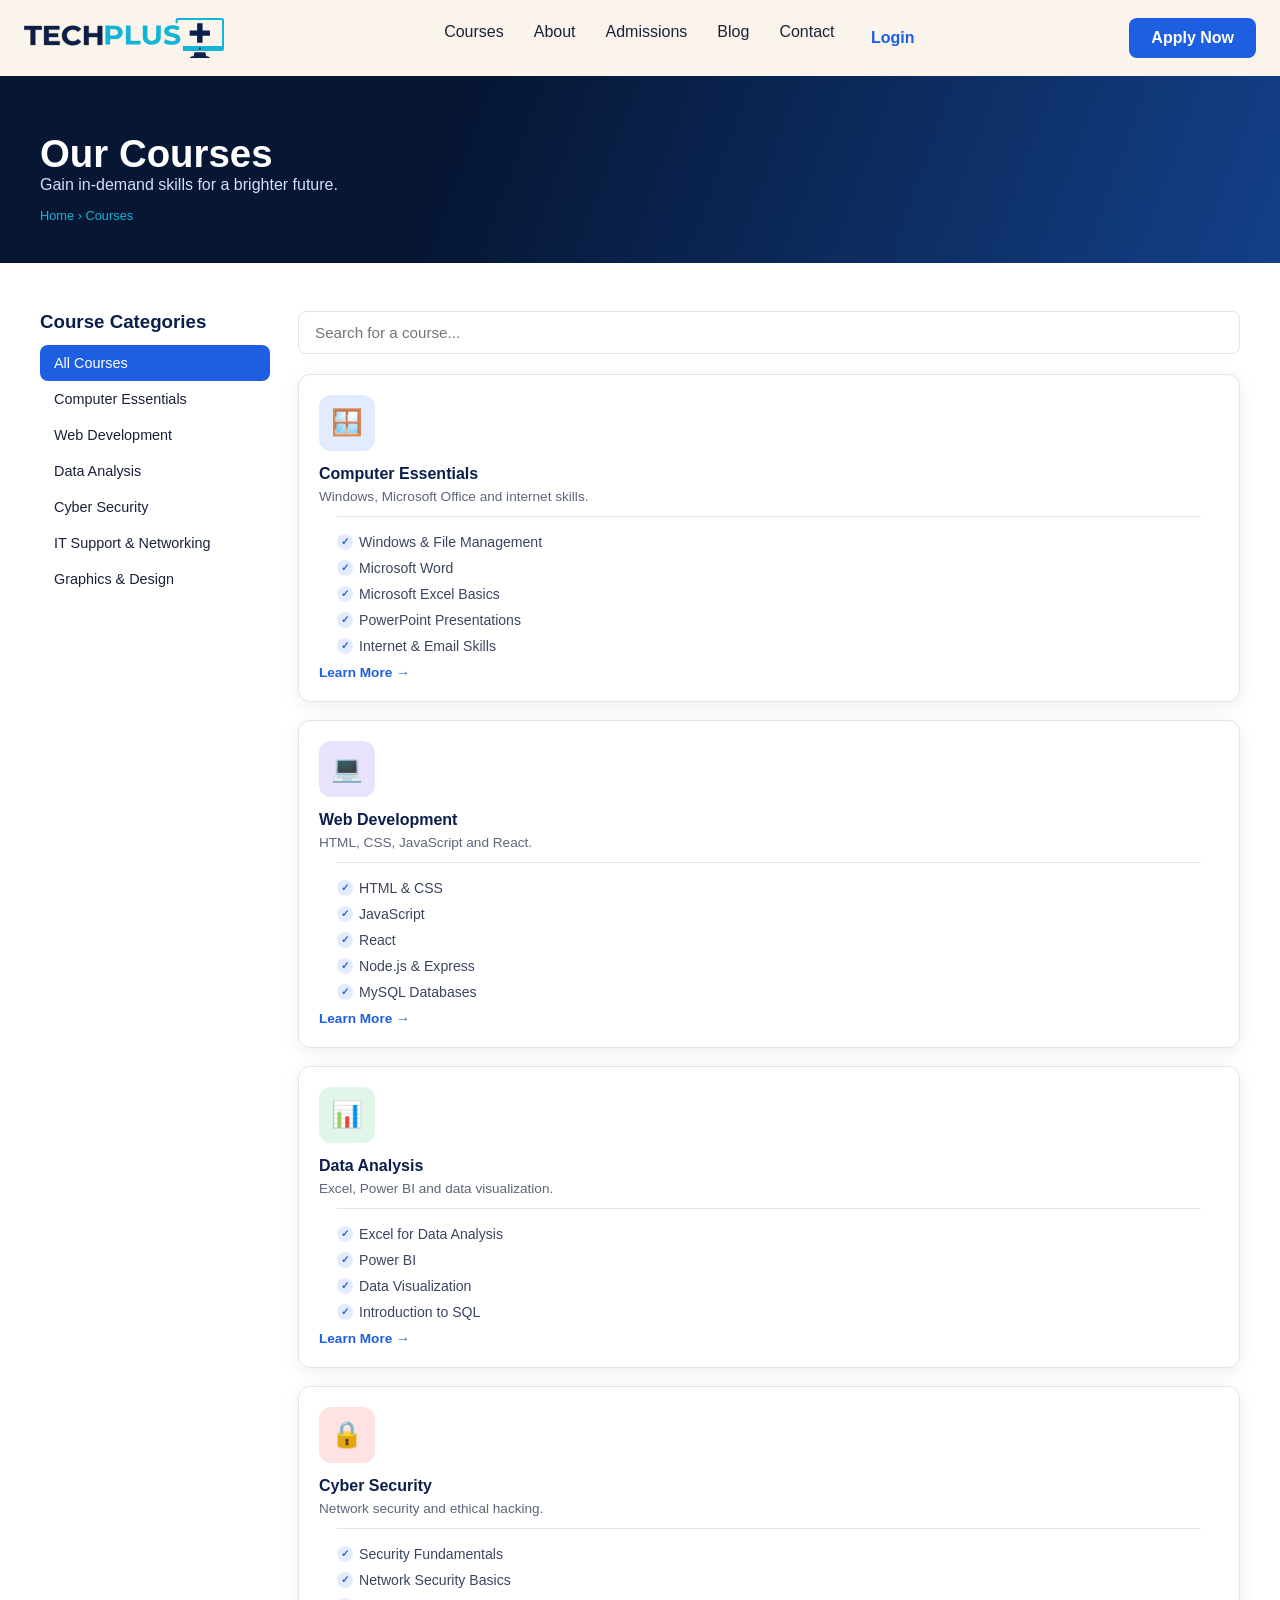
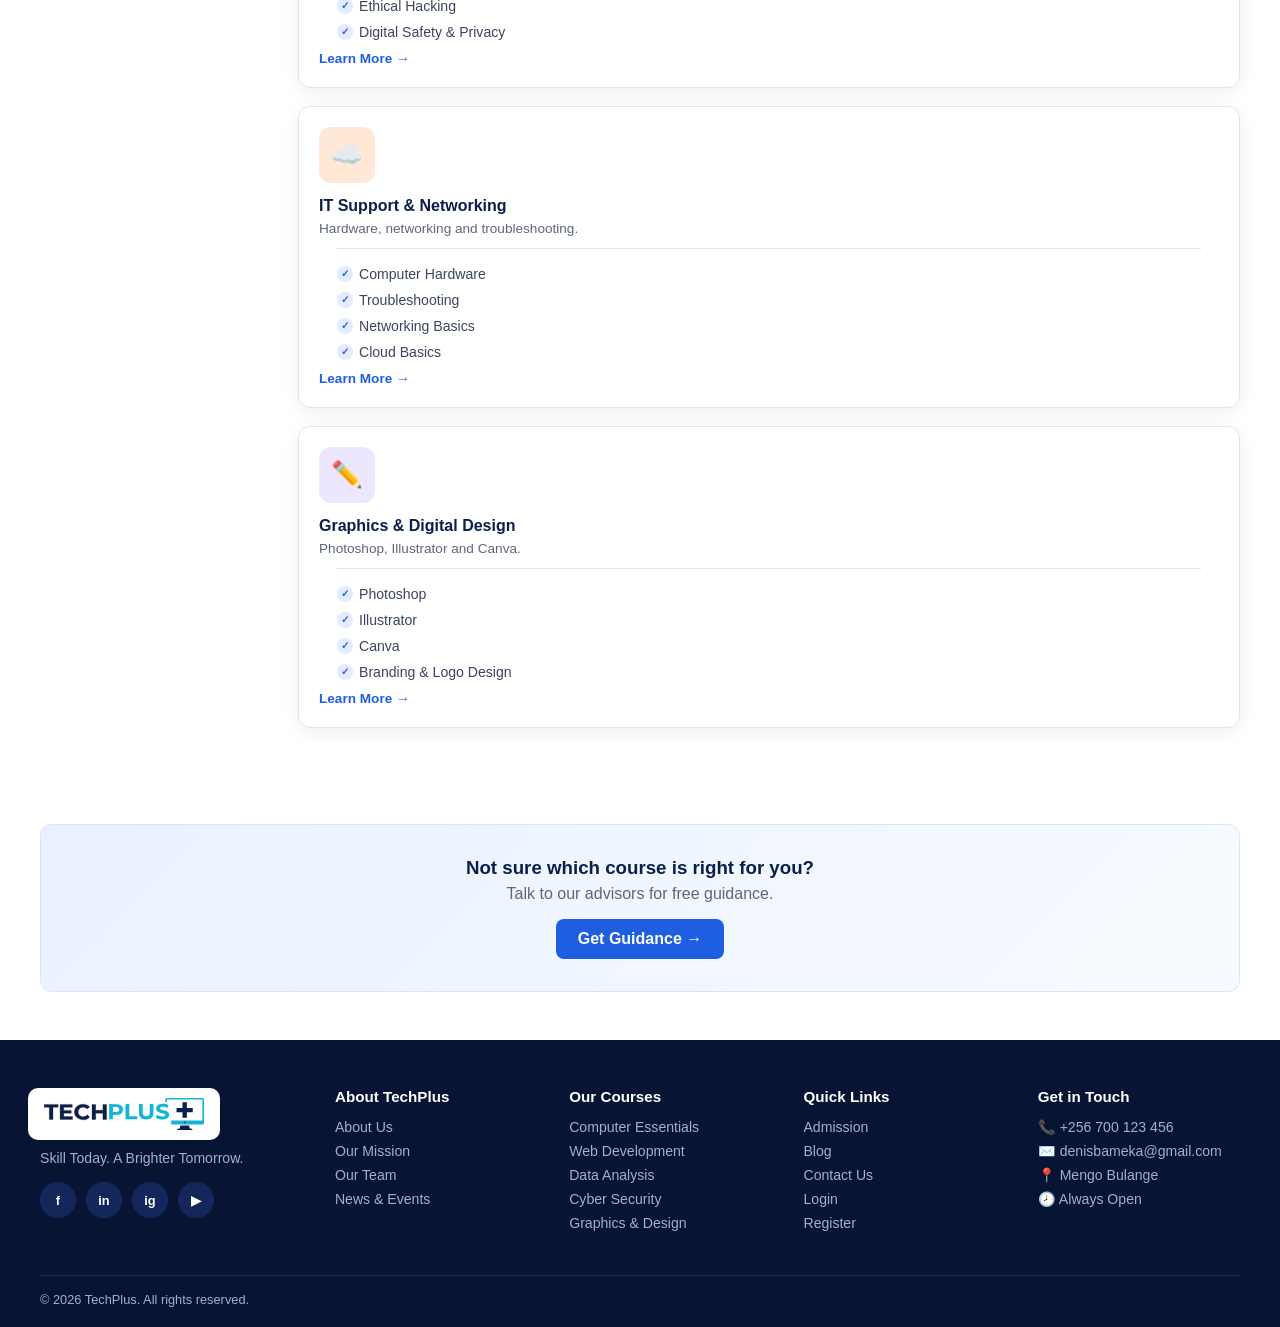
<file: courses.html>
<!DOCTYPE html>
<html lang="en">

<head>
  <meta charset="UTF-8">
  <meta name="viewport" content="width=device-width, initial-scale=1">
  <title>Courses | TechPlus Institute</title>
  <link rel="stylesheet" href="style.css">
  <link rel="stylesheet" href="pages.css">
</head>

<body>

  <header>
    <a href="index.html" class="logo"><img src="images/logo.svg" alt="TechPlus Institute"></a>

    <nav id="mainNav">
      <a href="courses.html">Courses</a>
      <a href="about.html">About</a>
      <a href="admissions.html">Admissions</a>
      <a href="blog.html">Blog</a>
      <a href="contact.html">Contact</a><a href="login.html">Login</a>
    </nav>

    <a href="apply.html" class="btn">Apply Now</a>
    <button class="menu-btn" id="menuBtn" aria-label="Open menu">☰</button>
  </header>

  <main>
    <section class="page-hero">
      <div class="wrap">
        <h1>Our Courses</h1>
        <p>Gain in-demand skills for a brighter future.</p>
        <p class="crumbs">Home › Courses</p>
      </div>
    </section>

    <section class="section">
      <div class="wrap courses-layout">

        <aside>
          <h3>Course Categories</h3>
          <ul id="cats">
            <li><a class="on" data-cat="all">All Courses</a></li>
            <li><a data-cat="essentials">Computer Essentials</a></li>
            <li><a data-cat="web">Web Development</a></li>
            <li><a data-cat="data">Data Analysis</a></li>
            <li><a data-cat="security">Cyber Security</a></li>
            <li><a data-cat="it">IT Support &amp; Networking</a></li>
            <li><a data-cat="design">Graphics &amp; Design</a></li>
          </ul>
        </aside>

        <div>
          <input type="text" id="search" placeholder="Search for a course...">


          <div class="cards" id="courseList">

            <div class="card" data-cat="essentials">
              <div class="icon">🪟</div>
              <h3>Computer Essentials</h3>
              <p>Windows, Microsoft Office and internet skills.</p>
              <ul class="course-list">
                <li>Windows &amp; File Management</li>
                <li>Microsoft Word</li>
                <li>Microsoft Excel Basics</li>
                <li>PowerPoint Presentations</li>
                <li>Internet &amp; Email Skills</li>
              </ul>
             <a href="course-detail.html?course=essentials" class="more">Learn More →</a>
            </div>

            <div class="card" data-cat="web">
              <div class="icon">💻</div>
              <h3>Web Development</h3>
              <p>HTML, CSS, JavaScript and React.</p>
              <ul class="course-list">
                <li>HTML &amp; CSS</li>
                <li>JavaScript</li>
                <li>React</li>
                <li>Node.js &amp; Express</li>
                <li>MySQL Databases</li>
              </ul>
              <a href="course-detail.html?course=web" class="more">Learn More →</a>
            </div>

            <div class="card" data-cat="data">
              <div class="icon">📊</div>
              <h3>Data Analysis</h3>
              <p>Excel, Power BI and data visualization.</p>
              <ul class="course-list">
                <li>Excel for Data Analysis</li>
                <li>Power BI</li>
                <li>Data Visualization</li>
                <li>Introduction to SQL</li>
              </ul>
             <a href="course-detail.html?course=data" class="more">Learn More →</a>
            </div>

            <div class="card" data-cat="security">
              <div class="icon">🔒</div>
              <h3>Cyber Security</h3>
              <p>Network security and ethical hacking.</p>
              <ul class="course-list">
                <li>Security Fundamentals</li>
                <li>Network Security Basics</li>
                <li>Ethical Hacking</li>
                <li>Digital Safety &amp; Privacy</li>
              </ul>
             <a href="course-detail.html?course=security" class="more">Learn More →</a>

            </div>

            <div class="card" data-cat="it">
              <div class="icon">☁️</div>
              <h3>IT Support &amp; Networking</h3>
              <p>Hardware, networking and troubleshooting.</p>
              <ul class="course-list">
                <li>Computer Hardware</li>
                <li>Troubleshooting</li>
                <li>Networking Basics</li>
                <li>Cloud Basics</li>
              </ul>
              <a href="course-detail.html?course=it" class="more">Learn More →</a>
            </div>

            <div class="card" data-cat="design">
              <div class="icon">✏️</div>
              <h3>Graphics &amp; Digital Design</h3>
              <p>Photoshop, Illustrator and Canva.</p>
              <ul class="course-list">
                <li>Photoshop</li>
                <li>Illustrator</li>
                <li>Canva</li>
                <li>Branding &amp; Logo Design</li>
              </ul>
            <a href="course-detail.html?course=design" class="more">Learn More →</a>
            </div>

          </div>
    </section>

    <section class="section">
      <div class="wrap">
        <div class="cta-box">
          <h3>Not sure which course is right for you?</h3>
          <p>Talk to our advisors for free guidance.</p>
          <a href="contact.html" class="btn">Get Guidance →</a>
        </div>
      </div>
    </section>
  </main>

  <footer class="footer">
    <div class="wrap footer-grid">

      <div class="footer-brand">
        <a href="index.html" class="logo"><img src="images/logo.svg" alt="TechPlus Institute"></a>
        <p>Skill Today. A Brighter Tomorrow.</p>
        <div class="socials">
          <a href="#" aria-label="Facebook">f</a>
          <a href="#" aria-label="LinkedIn">in</a>
          <a href="#" aria-label="Instagram">ig</a>
          <a href="#" aria-label="YouTub">▶</a>
        </div>
      </div>

      <div>
        <h4>About TechPlus</h4>
        <ul>
          <li><a href="about.html">About Us</a></li>
          <li><a href="about.html">Our Mission</a></li>
          <li><a href="about.html">Our Team</a></li>
          <li><a href="blog.html">News &amp; Events</a></li>
        </ul>
      </div>


      <div>
        <h4>Our Courses</h4>
        <ul>
          <li><a href="courses.html">Computer Essentials</a></li>
          <li><a href="courses.html">Web Development</a></li>
          <li><a href="courses.html">Data Analysis</a></li>
          <li><a href="courses.html">Cyber Security</a></li>
          <li><a href="courses.html">Graphics &amp; Design</a></li>
        </ul>
      </div>

      <div>
        <h4>Quick Links</h4>
        <ul>
          <li><a href="admission.html">Admission</a></li>
          <li><a href="blog.html">Blog</a></li>
          <li><a href="contact.html">Contact Us</a></li>
          <li><a href="login.html">Login</a></li>
          <li><a href="register.html">Register</a></li>
        </ul>
      </div>

      <div>
        <h4>Get in Touch</h4>
        <ul>
          <li>📞 +256 700 123 456</li>
          <li>✉️ denisbameka@gmail.com</li>
          <li>📍 Mengo Bulange</li>
          <li>🕗 Always Open</li>
        </ul>
      </div>

    </div>

    <p class="copyright">© 2026 TechPlus. All rights reserved.</p>
  </footer>

  <script src="menu.js"></script>
  <script src="courses.js"></script>
</body>

</html>
</file>
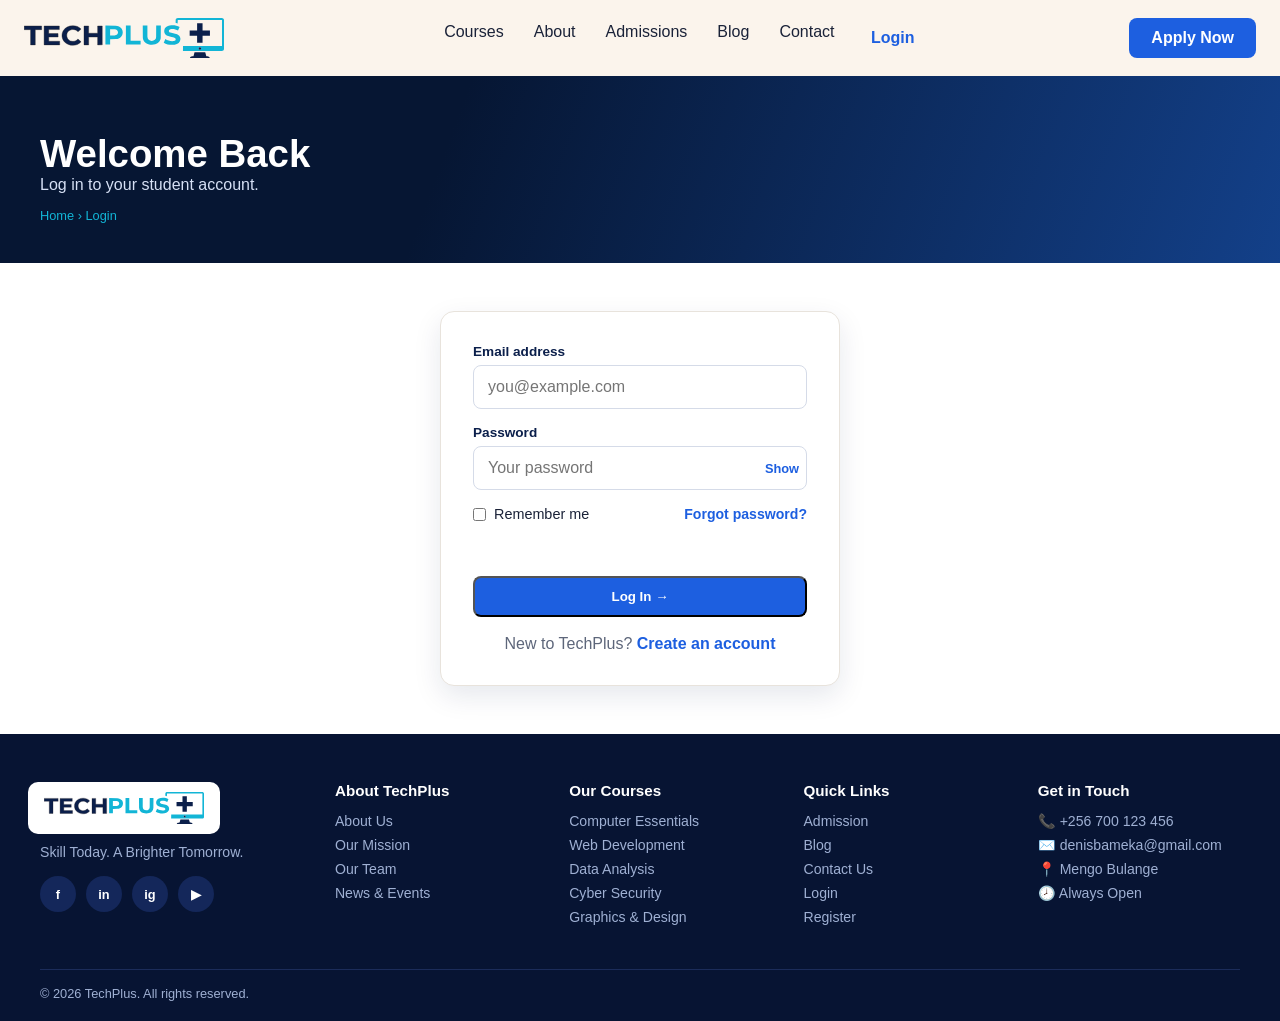
<file: login.html>
<!DOCTYPE html>
<html lang="en">

<head>
  <meta charset="UTF-8">
  <meta name="viewport" content="width=device-width, initial-scale=1">
  <title>Courses | TechPlus Institute</title>
  <link rel="stylesheet" href="style.css">
  <link rel="stylesheet" href="pages.css">
</head>

<body>

  <header>
    <a href="index.html" class="logo"><img src="images/logo.svg" alt="TechPlus Institute"></a>
   
    <nav id="mainNav">
      <a href="courses.html">Courses</a>
      <a href="about.html">About</a>
      <a href="admissions.html">Admissions</a>
      <a href="blog.html">Blog</a>
      <a href="contact.html">Contact</a><a href="login.html">Login</a>
    </nav>

    <a href="apply.html" class="btn">Apply Now</a>
    <button class="menu-btn" id="menuBtn" aria-label="Open menu">☰</button>
  </header>

  <main>

    <section class="page-hero">
      <div class="wrap">
        <h1>Welcome Back</h1>
        <p>Log in to your student account.</p>
        <p class="crumbs">Home › Login</p>
      </div>
    </section>

    <section class="section">
      <div class="wrap">
        <div class="auth-card">
          <form id="loginForm" novalidate>

            <div class="field">
              <label for="lEmail">Email address</label>
              <input type="email" id="lEmail" placeholder="you@example.com">
            </div>

            <div class="field">
              <label for="lPass">Password</label>
              <div class="pw-wrap">
                <input type="password" id="lPass" placeholder="Your password">
                <button type="button" class="pw-toggle">Show</button>
              </div>
            </div>

            <div class="row-between">
              <label class="check"><input type="checkbox" id="lRemember"> Remember me</label>
              <a href="#">Forgot password?</a>
            </div>

            <p id="loginNote" class="form-note"></p>
            <button type="submit" class="btn">Log In →</button>

            <p class="auth-links">New to TechPlus? <a href="register.html">Create an account</a></p>

          </form>
        </div>
      </div>
    </section>

  </main>

  <footer class="footer">
    <div class="wrap footer-grid">

      <div class="footer-brand">
        <a href="index.html" class="logo"><img src="images/logo.svg" alt="TechPlus Institute"></a>
        <p>Skill Today. A Brighter Tomorrow.</p>
        <div class="socials">
          <a href="#" aria-label="Facebook">f</a>
          <a href="#" aria-label="LinkedIn">in</a>
          <a href="#" aria-label="Instagram">ig</a>
          <a href="#" aria-label="YouTub">▶</a>
        </div>
      </div>

      <div>
        <h4>About TechPlus</h4>
        <ul>
          <li><a href="about.html">About Us</a></li>
          <li><a href="about.html">Our Mission</a></li>
          <li><a href="about.html">Our Team</a></li>
          <li><a href="blog.html">News &amp; Events</a></li>
        </ul>
      </div>


      <div>
        <h4>Our Courses</h4>
        <ul>
          <li><a href="courses.html">Computer Essentials</a></li>
          <li><a href="courses.html">Web Development</a></li>
          <li><a href="courses.html">Data Analysis</a></li>
          <li><a href="courses.html">Cyber Security</a></li>
          <li><a href="courses.html">Graphics &amp; Design</a></li>
        </ul>
      </div>

      <div>
        <h4>Quick Links</h4>
        <ul>
          <li><a href="admission.html">Admission</a></li>
          <li><a href="blog.html">Blog</a></li>
          <li><a href="contact.html">Contact Us</a></li>
          <li><a href="login.html">Login</a></li>
          <li><a href="register.html">Register</a></li>
        </ul>
      </div>

      <div>
        <h4>Get in Touch</h4>
        <ul>
          <li>📞 +256 700 123 456</li>
          <li>✉️ denisbameka@gmail.com</li>
          <li>📍 Mengo Bulange</li>
          <li>🕗 Always Open</li>
        </ul>
      </div>

    </div>

    <p class="copyright">© 2026 TechPlus. All rights reserved.</p>
  </footer>

  <script src="auth.js"></script>
  <script src="menu.js"></script>

</body>

</html>
</file>
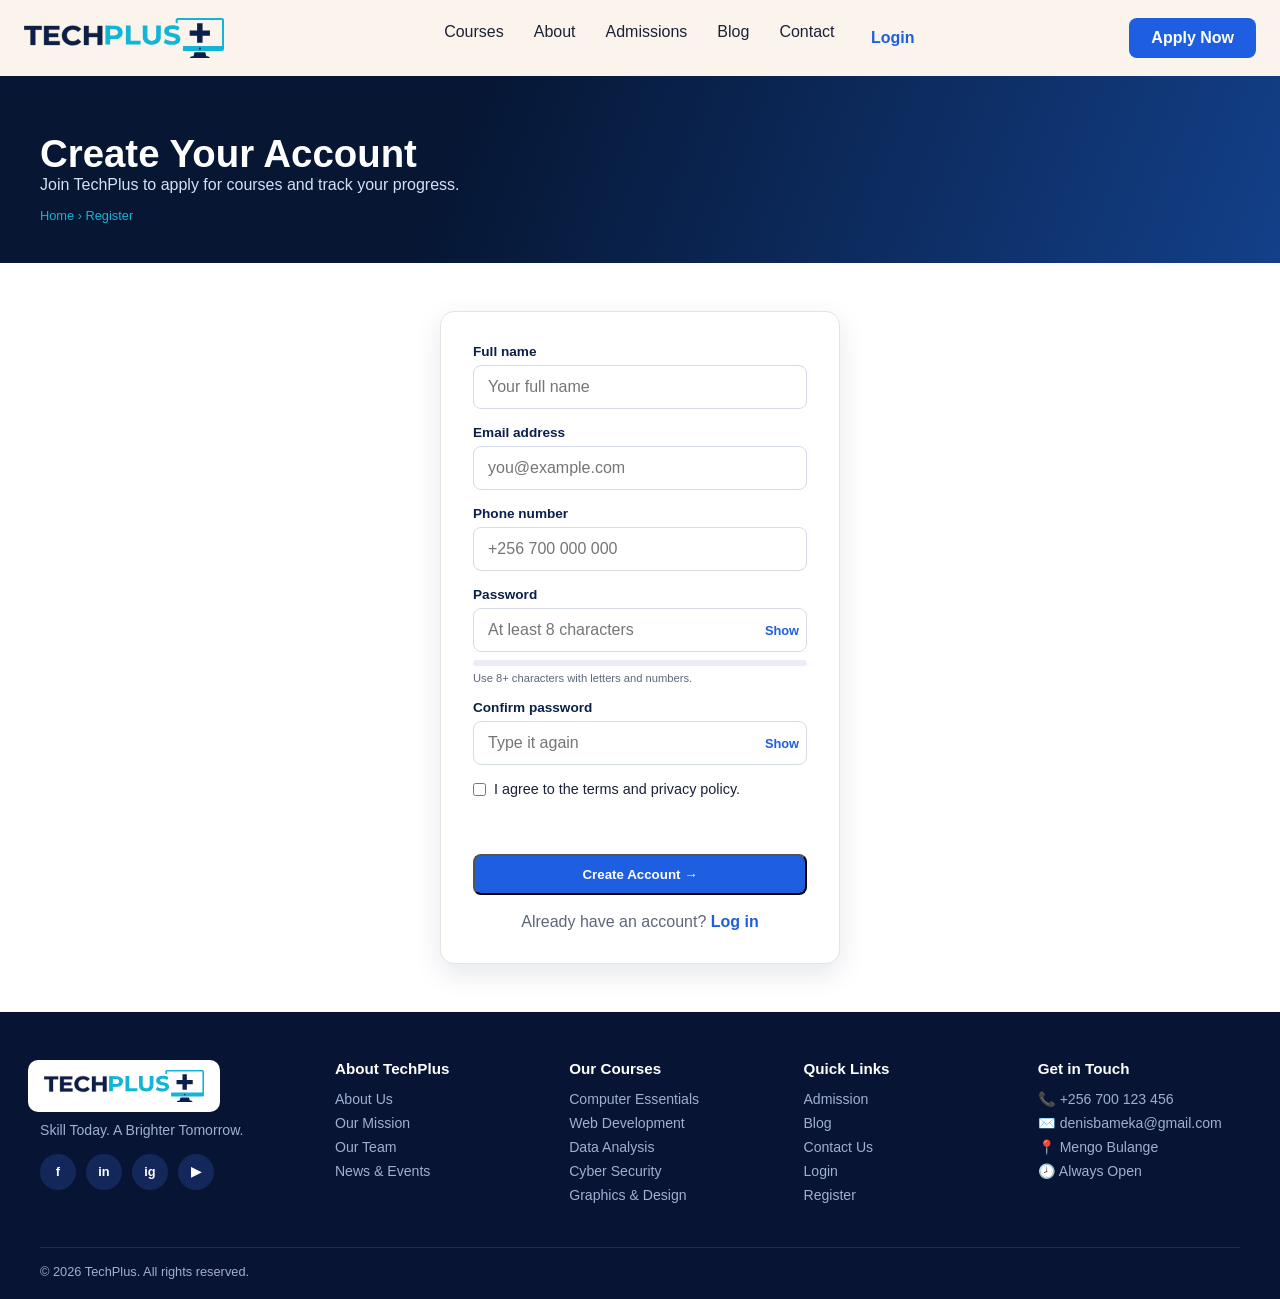
<file: register.html>
<!DOCTYPE html>
<html lang="en">

<head>
  <meta charset="UTF-8">
  <meta name="viewport" content="width=device-width, initial-scale=1">
  <title>Courses | TechPlus Institute</title>
  <link rel="stylesheet" href="style.css">
  <link rel="stylesheet" href="pages.css">
</head>

<body>

  <header>
    <a href="index.html" class="logo"><img src="images/logo.svg" alt="TechPlus Institute"></a>

    <nav id="mainNav">
      <a href="courses.html">Courses</a>
      <a href="about.html">About</a>
      <a href="admissions.html">Admissions</a>
      <a href="blog.html">Blog</a>
      <a href="contact.html">Contact</a><a href="login.html">Login</a>
    </nav>

    <a href="apply.html" class="btn">Apply Now</a>
    <button class="menu-btn" id="menuBtn" aria-label="Open menu">☰</button>
  </header>

  <main>

    <section class="page-hero">
      <div class="wrap">
        <h1>Create Your Account</h1>
        <p>Join TechPlus to apply for courses and track your progress.</p>
        <p class="crumbs">Home › Register</p>
      </div>
    </section>

    <section class="section">
      <div class="wrap">
        <div class="auth-card">
          <form id="registerForm" novalidate>

            <div class="field">
              <label for="rName">Full name</label>
              <input type="text" id="rName" placeholder="Your full name">
            </div>

            <div class="field">
              <label for="rEmail">Email address</label>
              <input type="email" id="rEmail" placeholder="you@example.com">
            </div>

            <div class="field">
              <label for="rPhone">Phone number</label>
              <input type="tel" id="rPhone" placeholder="+256 700 000 000">
            </div>

            <div class="field">
              <label for="rPass">Password</label>
              <div class="pw-wrap">
                <input type="password" id="rPass" placeholder="At least 8 characters">
                <button type="button" class="pw-toggle">Show</button>
              </div>
              <div class="strength" id="strength" data-level="0"><i></i></div>
              <small id="strengthText" class="hint">Use 8+ characters with letters and numbers.</small>
            </div>

            <div class="field">
              <label for="rPass2">Confirm password</label>
              <div class="pw-wrap">
                <input type="password" id="rPass2" placeholder="Type it again">
                <button type="button" class="pw-toggle">Show</button>
              </div>
            </div>

            <label class="check">
              <input type="checkbox" id="rTerms"> I agree to the terms and privacy policy.
            </label>

            <p id="registerNote" class="form-note"></p>
            <button type="submit" class="btn">Create Account →</button>

            <p class="auth-links">Already have an account? <a href="login.html">Log in</a></p>

          </form>
        </div>
      </div>
    </section>

  </main>


  <footer class="footer">
    <div class="wrap footer-grid">

      <div class="footer-brand">
        <a href="index.html" class="logo"><img src="images/logo.svg" alt="TechPlus Institute"></a>
        <p>Skill Today. A Brighter Tomorrow.</p>
        <div class="socials">
          <a href="#" aria-label="Facebook">f</a>
          <a href="#" aria-label="LinkedIn">in</a>
          <a href="#" aria-label="Instagram">ig</a>
          <a href="#" aria-label="YouTub">▶</a>
        </div>
      </div>

      <div>
        <h4>About TechPlus</h4>
        <ul>
          <li><a href="about.html">About Us</a></li>
          <li><a href="about.html">Our Mission</a></li>
          <li><a href="about.html">Our Team</a></li>
          <li><a href="blog.html">News &amp; Events</a></li>
        </ul>
      </div>


      <div>
        <h4>Our Courses</h4>
        <ul>
          <li><a href="courses.html">Computer Essentials</a></li>
          <li><a href="courses.html">Web Development</a></li>
          <li><a href="courses.html">Data Analysis</a></li>
          <li><a href="courses.html">Cyber Security</a></li>
          <li><a href="courses.html">Graphics &amp; Design</a></li>
        </ul>
      </div>

      <div>
        <h4>Quick Links</h4>
        <ul>
          <li><a href="admission.html">Admission</a></li>
          <li><a href="blog.html">Blog</a></li>
          <li><a href="contact.html">Contact Us</a></li>
          <li><a href="login.html">Login</a></li>
          <li><a href="register.html">Register</a></li>
        </ul>
      </div>

      <div>
        <h4>Get in Touch</h4>
        <ul>
          <li>📞 +256 700 123 456</li>
          <li>✉️ denisbameka@gmail.com</li>
          <li>📍 Mengo Bulange</li>
          <li>🕗 Always Open</li>
        </ul>
      </div>

    </div>

    <p class="copyright">© 2026 TechPlus. All rights reserved.</p>
  </footer>


  <script src="menu.js"></script>
  <script src="auth.js"></script>
</body>

</html>
</file>
<file: style.css>
html, 
body {
  overflow-x: hidden;
}

img {
  max-width: 100%;
}

:root {
  --navy: #0b1f4b;
  --blue: #1d5fe0;
  --cyan: #12b5d6;
  --cream: #fbf4ec;
}

* {
  box-sizing: border-box;
  margin: 0;
  padding: 0;
}

body {
  font-family: Arial, sans-serif;
  color: #1a2238;
  overflow-x: clip;
}

a {
  text-decoration: none;
  color: inherit;
}

nav a:hover {
  color: var(--blue);
}

.btn {
  display: inline-block;
  background: var(--blue);
  color: #fff;
  padding: 11px 22px;
  border-radius: 8px;
  font-weight: bold;
}

.btn:hover {
  color: var(--blue);
  background: var(--navy);
  transition: color 0.2s ;
}

header {
  background: var(--cream);
  display: flex;
  align-items: center;
  justify-content: space-between;
  padding: 0 24px;
  height: 76px;
  position: sticky;
}

.logo {
  font-size: 1.7rem;
  font-weight: 800;
  color: var(--navy);
}

nav {
  display: flex;
  gap: 30px;
}

.hero {
  position: relative;
  overflow: hidden;
  min-height: 560px;
  display: flex;
  align-items: center;
  padding: 0 24px;
  background: #061633;
  color: #fff;
}

.eyebrow {
  color: var(--cyan);
  font-size: 0.8rem;
  font-weight: bold;
  letter-spacing: 0.12em;
  margin: 12px;
}

.hero h1 {
  font-size: 3.2rem;
  line-height: 1.1;
}

.hero h1 span {
  display: block;
  color: var(--cyan);
}

.sub {
  margin: 18px 0 26px;
  color: #d6e0f5;
}

.hero-buttons {
  display: flex;
  gap: 14px;
}

.btn-outline {
  background: transparent;
  border: 2px solid #fff;
}

.wrap {
  max-width: 1200px;
  margin: 0 auto;
}

.hero-grid {
  display: grid;
  width: 100%;
  grid-template-columns: 1fr;
  gap: 40px;
  align-items: center;
  position: relative;
  z-index: 2;
}

.hero-track {
  position: absolute;
  inset: 0;
  display: flex;
  transition: transform 0.8s ease opacity 0.4s ease;
}

.hero-slide {
  position: relative;
  flex: 0 0 100%;
  min-width: 100%;
  height: 100%;
  overflow: hidden;
  background: #061633;
}

.hero-slide::before {
  content: "";
  position: absolute;
  inset: 0;
  background-image: var(--img);
  background-size: cover;
  background-position: center 30%;
  transform: scale(1);
  transition: transform 7s ease-out;
}

.hero-slide.active::before {
  transform: scale(1.1);
}

.hero-overlay {
  position: absolute;
  inset: 0;
  background: linear-gradient(
    110deg,
    rgba(6, 22, 51, 0.55) 30%,
    rgba(18, 181, 214, 0.1)
  );
}

.courses {
  padding: 56px 24px;
}

.label {
  color: var(--blue);
  font-size: 0.75rem;
  font-weight: bold;
  letter-spacing: 0.1em;
}

.courses h2 {
  color: var(--navy);
  font-size: 1.6rem;
  margin: 4px 0 24px;
}

.cards {
  display: grid;
  grid-template-columns: repeat(auto-fill, minmax(220px, 1fr));
  gap: 10px;
  align-items: start;
}

.card {
  border: 1px solid #e8e3dc;
  border-radius: 12px;
  padding: 20px;
  box-shadow: 0 4px 18px rgba(11, 31, 75, 0.07);
}

.icon {
  width: 56px;
  height: 56px;
  border-radius: 12px;
  background: #e3ecff;
  display: flex;
  align-items: center;
  justify-content: center;
  font-size: 1.6rem;
  line-height: 1;
  margin-bottom: 14px;
}

.icon {
  transition:
    transform 0.3s ease,
    box-shadow o.3s ease;
}

.card:hover {
  transform: scale(1.3);
  box-shadow: 0 6px 16px rgba(29, 95, 224, 0.25);
}

.card:hover .icon {
  transform: scale(1.3) rotate(-8deg);
}

.card h3 {
  font-size: 1rem;
  color: var(--navy);
}

.card p {
  font-size: 0.85rem;
  color: #5d667a;
  margin: 6px 0 12px;
}

.more {
  font-size: 0.85rem;
  font-weight: bold;
  color: var(--blue);
}

/* glass panela behind the text */
.hero-text {
  max-width: 620px;
  padding: 32px;
  border-radius: 16px;
  background: rgba(6, 22, 51, 0.35);
  backdrop-filter: blur(4px);
  border: 1px solid rgba(255, 255, 255, 0.2);
}

/* text rises in, one line after another */

.hero-text.animate > * {
  animation: rise 0.8s ease both;
}

hero-text.animate > :nth-child(1) {
  animation: 0.2s;
}
hero-text.animate > :nth-child(2) {
  animation: 0.4s;
}
hero-text.animate > :nth-child(3) {
  animation: 0.6s;
}
hero-text.animate > :nth-child(4) {
  animation: 0.8s;
}

/* 
@keyframes rise {
  from {
    opacity: 0;
    transform: translateY(30px);
  }
  to {
    opacity: 1;
    transform: translateY(0);
  }
}

 slow zoom on the picture that is showing 
.hero-slide.active {
  animation: zoom 7s ease-out forwards;
}

@keyframes zoom {
  from {
    transform: scale(1);
  }
  to {
    transform: scale(1.1);
  }
}
 */

/* dot */

.hero-dots {
  position: absolute;
  bottom: 24px;
  left: 50%;
  transform: translate(-50%);
  display: flex;
  gap: 10px;
  z-index: 3;
}

.hero-dots button {
  width: 10px;
  height: 10px;
  border: 0;
  border-radius: 5px;
  background: rgba(255, 255, 255, 0.5);
  cursor: pointer;
  transition: 0.3s;
}

.hero-dots button.on {
  width: 32px;
  background: var(--cyan);
}

.hero-dots {
  position: absolute;
  bottom: 24px;
  left: 50%;
  transform: translateX(-50%);
  display: flex;
  gap: 10px;
  z-index: 3;
}

.hero-dots button {
  width: 10px;
  height: 10px;
  border: 0;
  border-radius: 5px;
  background: rgba(255, 255, 255, 0.5);
  cursor: pointer;
  transition: 0.3s;
}

.hero-text.fade > * {
  opacity: 0;
  transition: opacity 0.3s ease;
}

.card:nth-child(2) .icon {
  background: #e9e2ff;
}
.card:nth-child(3) .icon {
  background: #dff6e8;
}
.card:nth-child(4) .icon {
  background: #ffe2e2;
}
.card:nth-child(5) .icon {
  background: #ffe9d6;
}
.card:nth-child(6) .icon {
  background: #ece6ff;
}

.card {
  transition:
    transform 0.2s,
    box-shadow 0.2s;
}

.card:hover {
  transform: translateY(-4px);
  box-shadow: 0 10px 26px rgba(11, 31, 75, 0.14);
}

.why {
  background: var(--cream);
  padding: 56px 24px;
}

.why-grid {
  display: grid;
  grid-template-columns: 1fr 1.2fr 0.2fr;
  gap: 32px;
  align-items: center;
}

.wht-text h2 {
  color: var(--navy);
  font-size: 1.6rem;
  margin: 4px 0 20px;
}

.ticks {
  list-style: none;
  display: grid;
  grid-template-columns: 1fr 1fr;
  gap: 12px 24px;
  font-size: 0, 9rem;
}

.ticks li::before {
  content: "✓";
  display: inline-flex;
  align-items: center;
  justify-content: center;
  width: 20px;
  height: 20px;
  border-radius: 50%;
  background: #22b573;
  color: #fff;
  font-size: 0.7rem;
  margin-right: 8px;
}

.why-join {
  text-align: center;
}

.why-join p {
  font-weight: bold;
  color: var(--navy);
  margin-bottom: 14px;
}

/* slideshow */
.gallery {
  position: relative;
  overflow: hidden;
  aspect-ratio: 4 / 3;
  border-radius: 14px;
  background: #0b1f4b;
  box-shadow: 0 10px 28px rgba(11, 31, 75, 0.22);
}

.g {
  position: absolute;
  inset: 0;
  margin: 0;
  opacity: 0;
  transition: opacity 1s ease;
  background:
    var(--img) center / cover,
    linear-gradient(135deg, #2a3a5c, #0e2a5e);
}

.g.on {
  opacity: 1;
}

.g figcaption {
  position: absolute;
  left: 0;
  right: 0;
  bottom: 0;
  padding: 40px 18px 36px;
  color: #fff;
  font-weight: bold;
  background: linear-gradient(transparent, rgba(6, 22, 51, 0.85));
}

.gallery-dots {
  position: absolute;
  bottom: 14px;
  left: 50%;
  transform: translateX(-50%);
  display: flex;
  gap: 8px;
  z-index: 2;
}

.stats {
  background: var(--navy);
  color: #fff;
  padding: 30px 24px;
}

.stats-grid {
  display: flex;
  justify-content: space-between;
  align-items: center;
  flex-wrap: wrap;
  gap: 24px;
}

.stats b {
  display: block;
  font-size: 1.8rem;
  line-height: 1.1;
}

.stat span {
  font-size: 0.8rem;
  color: #9fb8e8;
}

.stats-quot {
  max-width: 240px;
  font-style: italic;
  font-size: 0.85rem;
  column-rule: #9fb8e8;
  quotes: none;
}

.stats-grid {
  display: flex;
  justify-content: space-between;
  align-items: center;
  flex-wrap: wrap;
  gap: 24px;
}

.feedback {
  padding: 56px 24px;
}

.feedback-grid {
  display: grid;
  grid-template-columns: 1.2fr 1fr;
  gap: 48px;
  align-items: start;
}

.feedback h2 {
  color: var(--navy);
  font-size: 1.6rem;
  margin: 4px 0 20px;
}

/* reviews */
.review-box {
  display: grid;
}

.review {
  grid-area: 1 / 1;
  padding: 24px;
  border: 1px solid #e8e3dc;
  border-radius: 12px;
  background: #fff;
  box-shadow: 0 4px 18px rgba(11, 31, 75, 0.07);
  opacity: 0;
  visibility: hidden;
  transform: translateX(30px);
  transition:
    opacity 0.6s,
    transform 0.6s,
    visibility 0.6s;
}

.review.on {
  opacity: 1;
  visibility: visible;
  transform: none;
}

.stars {
  color: #f5a623;
  margin-bottom: 8px;
}

.review p {
  font-size: 0.95rem;
  color: #3b4560;
}

.person {
  display: flex;
  align-items: center;
  gap: 12px;
  margin-top: 16px;
}

.person b {
  display: block;
  font-size: 0.9rem;
}

.person small {
  display: block;
  color: #5d667a;
}

.avatar {
  width: 44px;
  height: 44px;
  border-radius: 50%;
  background: var(--blue);
  color: #fff;
  display: flex;
  align-items: center;
  justify-content: center;
  font-weight: bold;
  font-size: 0.85rem;
}

.review-controls {
  display: flex;
  gap: 10px;
  margin-top: 16px;
}

.review-controls button {
  width: 40px;
  height: 40px;
  border-radius: 50%;
  border: 1px solid #d5dbe8;
  background: #fff;
  font-size: 1.3rem;
  cursor: pointer;
  transition: 0.2s;
}

.review-controls button:hover {
  background: var(--blue);
  color: #fff;
}

/* classes table */
.classes table {
  width: 100%;
  border-collapse: collapse;
  font-size: 0.88rem;
}

.classes th,
.classes td {
  text-align: left;
  padding: 11px 12px;
  border-bottom: 1px solid #e8e3dc;
}

.classes th {
  background-color: #f3f0ea;
  color: var(--navy);
}

.seats {
  background: var(--blue);
  color: #fff;
  border-radius: 12px;
  padding: 20px;
  margin: 20px;
  margin-top: 18px;
}

.seats p {
  margin-bottom: 12px;
  font-size: 0.9rem;
}

.btn-white {
  background: #fff;
  color: var(--blue);
}

@media (max-width: 900px) {
  .feedback-grid {
    grid-template-columns: 1fr;
  }
}

.footer {
  background: #071433;
  color: #9fb0d3;
  padding: 48px 24px 20px;
  font-size: 0.88rem;
}

.footer-grid {
  display: grid;
  grid-template-columns: 1.3fr repeat(4, 1fr);
  gap: 32px;
}

.footer .logo {
  color: #fff;
}

.footer-brand p {
  margin: 10px 0 16px;
}

.footer h4 {
  color: #fff;
  font-size: 0.95rem;
  margin-bottom: 14px;
}

.footer ul {
  list-style: none;
}

.footer li {
  margin-bottom: 8px;
}

.footer a {
  transition: color 0.2s;
}

.footer li a:hover {
  color: #fff;
}

.socials {
  display: flex;
  gap: 10px;
}
.socials a {
  width: 36px;
  height: 36px;
  border-radius: 50%;
  background: #14275a;
  color: #fff;
  display: flex;
  align-items: center;
  justify-content: center;
  font-weight: bold;
  font-size: 0.8rem;
  transition:
    background 0.2s,
    transform 0.2s;
}

.socials a:hover {
  background: var(--blue);
  transform: translateY(-3px);
}

.copyright {
  max-width: 1200px;
  margin: 36px auto 0;
  padding-top: 16px;
  border-top: 1px solid #1b2c5a;
  font-size: 0.8rem;
}


@media (max-width: 900px) {
  .footer-grid {
    grid-template-columns: 1fr 1fr;
  }
}

@media (max-width: 500px) {
  .footer-grid {
    grid-template-columns: 1fr;
  }
}

/* mainNav */
header {
  position: sticky;
  top: 0;
  z-index: 10;
}

.menu-btn {
  display: none;
  width: 44px;
  height: 44px;
  border: 1px solid #e3d9cc;
  border-radius: 8px;
  background: #fff;
  color: var(--navy);
  font-size: 1.4rem;
  cursor: pointer;
}

@media (max-width: 900px) {
  .menu-btn {
    display: block;
  }

  header .btn {
    margin-left: auto;
    margin-right: 12px;
  }

  nav {
    display: flex;
    gap: 30px;
  }

  nav {
    display: none;
    position: absolute;
    top: 76px;
    left: 0;
    right: 0;
    flex-direction: column;
    gap: 0;
    padding: 8px 24px 16px;
    background: var(--cream);
    box-shadow: 0 12px 24px rgba(11 31, 75, 0.15);
  }

  nav.open {
    display: flex;
  }

  nav a {
    padding: 14px 0;
    border-bottom: 1px solid #eadfd2;
  }
}

  @media (max-width: 420px) {
    header .btn {
      padding: 9px 14px;
      font-size: 0.8rem;
    }
  }

  /* courses.html styling */
  .page-hero {
    background: linear-gradient(110deg, #061633 35%, #134089);
    color: #fff;
    padding: 56px 24px 40px;
  }

  .page-hero h1 {
    font-size: 2.4rem;
  }

  .page-hero p {
    color: #d6e0f5;
  }

  .crumbs {
    margin-top: 14px;
    font-size: 0.8rem;
    color: var(--cyan) !important;
  }

  .section {
    padding: 48px 24px;
  }

  .courses-layout {
    display: grid;
    grid-template-columns: 230px 1fr;
    gap: 28px;
    align-items: start;
  }

  .coirses-layout > div {
    min-width: 0;
  }

  .courses-layout aside h3 {
    color: var(--navy);
    margin-bottom: 12px;
  }

  #cats {
    list-style: none;
  }

  #cats a {
    display: block;
    padding: 10px 14px;
    border-radius: 8px;
    font-size: 0.9rem;
    cursor: pointer;
  }

  #cats a:hover {
    background: #eef3ff;
  }

  #cats a.on {
    background: var(--blue);
    color: #fff;
  }

  #search {
    width: 100%;
    padding: 12px 16px;
    border: 1px solid #e8e3dc;
    border-radius: 8px;
    font-size: 0.95rem;
    margin-bottom: 20px;
  }

  #search:focus {
    outline: 2px solid var(--blue);
    border-color: transparent;
  }

  .cta-box {
    background: linear-gradient(135deg, #eaf1ff, #f7fbff);
    border: 1px solid #d7e4ff;
    border-radius: 12px;
    padding: 32px;
    text-align: center;
  }

  .cta-box h3 {
    color: var(--navy);
    margin-bottom: 6px;
  }

  .cta-box p {
    color: #5d667a;
    margin-bottom: 16px;
  }

  @media (max-width: 900px) {
    .courses-layout {
      grid-template-columns: 1fr;
    }
  }

  .story {
    display: grid;
    grid-template-columns: 1fr 1fr;
    gap: 40px;
    align-items: center;
  }

  .story h2,
  .values-section h2,
  .team + h2 {
    color: var(--navy);
  }

  .section h2 {
    color: var(--navy);
    font-size: 1.6rem;
    margin: 4px 0 18px;
  }

  .lead {
    color: #5d667a;
    margin-bottom: 20px;
  }

  .story-img {
    min-height: 200px;
    border-radius: 14px;
    overflow: hidden;
    background: linear-gradient(135deg, #1c4c9c, #0b1f4b);
    box-shadow: 0 10px 28px rgba(11, 31, 75, 0.2);
  }

  .story-img img {
    width: 100%;
    height: 100%;
    min-height: 200px;
    object-fit: cover;
    display: block;
  }

  .values-section {
    background: var(--cream);
  }

  .team {
    display: grid;
    grid-template-columns: repeat(auto-fit, minmax(200px, 1fr));
    gap: 20px;
  }

  .member {
    border: 1px solid #e8e3dc;
    border-radius: 12px;
    padding: 14px;
    text-align: center;
    box-shadow: 0 4px 18px rgba(11, 31, 75, 0.07);
    transition: transform 0.2s;
  }

  .member:hover {
    transform: translateY(-4px);
  }

  .member img {
    display: block;
    width: 100%;
    aspect-ratio: 1 / 1;
    object-fit: cover;
    border-radius: 10px;
    background: linear-gradient(135deg, #2a3a5c, #0e2a5e);
    color: transparent;
    font-size: 0;
  }

  .member img {
    width: 100%;
    aspect-ratio: 1 / 1;
    object-fit: cover;
    border-radius: 10px;
    background: linear-gradient(135deg, #2a3a5c, #0e2a5e);
  }

  .member h3 {
    margin-top: 12px;
    color: var(--navy);
  }

  .member p {
    color: #5d667a;
    font-size: 0.9rem;
  }

  @media (max-width: 900px) {
    .story {
      grid-template-columns: 1fr;
    }
  }

  nav a[href="login.html"] {
    pad: 6px 16px;
    /* border: 2px solid var(--blue); */
    border-radius: 8px;
    color: var(--blue);
    font-weight: bold;
    padding: 0.4rem;
  }
 
  nav a[href="login.html"]:hover {
    background: var(--blue);
    color: #fff;
    transition: 0.5s;
  }

  .logo {
  display: flex;
  align-items: center;
}

.logo img {
  display: block;
  height: 40px;
  width: auto;
  max-width: 100%;
}

/* footer: the navy "TECH" would vanish on the navy background, so use a white plate */
.footer .logo {
  display: inline-flex;
  padding: 10px 16px;
  background: #fff;
  border-radius: 10px;
}

.footer .logo img {
  height: 32px;
}

@media (max-width: 500px) {
  .logo img {
    height: 30px;
  }
}

.logo {
  position: relative;
  overflow: hidden;
  padding: 8px 12px;
  margin-left: -12px;
  border-radius: 10px;
}

.logo img {
  transition: transform 0.35s cubic-bezier(0.2, 0.8, 0.2, 1), filter 0.35s ease;
}

.logo:hover img {
  transform: scale(1.06);
  filter: drop-shadow(0 3px 6px rgba(18, 181, 214, 0.5));
}

.logo:active img {
  transform: scale(0.97);
}

.logo::after {
  content: "";
  position: absolute;
  top: 0;
  left: -60%;
  width: 40%;
  height: 100%;
  background: linear-gradient(100deg, transparent, rgba(255, 255, 255 0.8), transparent);
  transform: skewX(-20deg);
  pointer-events: none;
}

.logo:hover::after {
  animation: logo-shine 0.7s ease;
}

@keyframes logo-shine {
  to {
    left: 130%;
  }
}

@media (prefers-reduced-motion: reduce ) {
  .logo img,
  .logo:hover::after {
    transition: none;
    animation: none;
  }
}

/* home page testimonails fix */

.review-box {
  position: relative;
  display: grid;
}

.review {
  position: static;
  grid-area: 1 / 1;
  opacity: 0;
  visibility: hidden;
}

.review.on {
  opacity: 1;
  visibility: visible;
  transform: none;
}

@media (max-width: 900px) {
  .why-grid {
    grid-template-columns: 1fr;
    gap: 28px;
  }

  .gallery {
    width: 100%;
    aspect-ratio: 4 / 3;
  }

  .ticks {
    grid-template-columns: 1fr;
  }

  .feedback-grid {
    grid-template-columns: 1fr;
    gap: 36px;
  }

  .stats-grid {
    display: grid;
    grid-template-columns: 1fr 1fr;
    gap: 24px;
  }

  .stats-quot {
    grid-column: 1 / -1;
    max-width: none;
  }
}
</file>
<file: pages.css>
.wrap {
  max-width: 1200px;
  margin: 0 auto;
}

.section {
  padding: 48px 24px;
}

.section h2 {
  color: var(--navy);
  font-size: 1.6rem;
  margin: 4px 0 18px;
}

/* banner */
.page-hero {
  background: linear-gradient(110deg, #061633 35%, #134089);
  color: #fff;
  padding: 56px 24px 40px;
}

.page-hero h1 {
  font-size: 2.4rem;
}

.page-hero p {
  color: #d6e0f5;
}

.page-hero .crumbs {
  margin-top: 14px;
  font-size: 0.8rem;
  color: var(--cyan);
}

/* courses page */
.courses-layout {
  display: grid;
  grid-template-columns: 230px 1fr;
  gap: 28px;
  align-items: start;
}

.courses-layout > div {
  min-width: 0;
}

.courses-layout aside h3 {
  color: var(--navy);
  margin-bottom: 12px;
}

#cats {
  list-style: none;
}

#cats a {
  display: block;
  padding: 10px 14px;
  border-radius: 8px;
  font-size: 0.9rem;
  cursor: pointer;
}

#cats a:hover {
  background: #eef3ff;
}

#cats a.on {
  background: var(--blue);
  color: #fff;
}

#search {
  width: 100%;
  padding: 12px 16px;
  border: 1px solid #e8e3dc;
  border-radius: 8px;
  font-size: 0.95rem;
  margin-bottom: 20px;
}

#search:focus {
  outline: 2px solid var(--blue);
  border-color: transparent;
}

.cta-box {
  background: linear-gradient(135deg, #eaf1ff, #f7fbff);
  border: 1px solid #d7e4ff;
  border-radius: 12px;
  padding: 32px;
  text-align: center;
}

.cta-box h3 {
  color: var(--navy);
  margin-bottom: 6px;
}

.cta-box p {
  color: #5d667a;
  margin-bottom: 16px;
}

/* about page */
.story {
  display: grid;
  grid-template-columns: 1fr 1fr;
  gap: 40px;
  align-items: center;
}

.lead {
  color: #5d667a;
  margin-bottom: 20px;
}

.story-img {
  border-radius: 14px;
  overflow: hidden;
  background: linear-gradient(135deg, #1c4c9c, #0b1f4b);
  box-shadow: 0 10px 28px rgba(11, 31, 75, 0.2);
}

.story-img img {
  display: block;
  width: 100%;
  height: 340px;
  object-fit: cover;
}

.values-section {
  background: var(--cream);
}

.team {
  display: grid;
  grid-template-columns: repeat(auto-fit, minmax(200px, 1fr));
  gap: 20px;
}

.member {
  border: 1px solid #e8e3dc;
  border-radius: 12px;
  padding: 14px;
  text-align: center;
  box-shadow: 0 4px 18px rgba(11, 31, 75, 0.07);
}

.member img {
  display: block;
  width: 100%;
  aspect-ratio: 1 / 1;
  object-fit: cover;
  border-radius: 10px;
  background: linear-gradient(135deg, #2a3a5c, #0e2a5e);
}

.member h3 {
  margin-top: 12px;
  color: var(--navy);
}

.member p {
  color: #5d667a;
  font-size: 0.9rem;
}

@media (max-width: 900px) {
  .courses-layout,
  .story {
    grid-template-columns: 1fr;
  }
}

.admissions {
  display: grid;
  grid-template-columns: 1fr 1fr;
  gap: 48px;
  align-items: start;
}

.steps {
  list-style: none;
  display: grid;
  gap: 16px;
}

.steps li {
  display: flex;
  gap: 16px;
  align-items: flex-start;
  padding: 18px;
  border: 1px solid #e8e3dc;
  border-radius: 12px;
  box-shadow: 0 4px 18px rgba(11, 31, 75, 0.07);
  transition: transform 0.2s;
}

.steps li:hover {
  transform: translateX(6px);
}

.num {
  flex: 0 0 40px;
  height: 40px;
  border-radius: 50%;
  background: var(--blue);
  color: #fff;
  display: flex;
  align-items: center;
  justify-content: center;
  font-weight: bold;
}

.steps h3 {
  color: var(--navy);
  font-size: 1rem;
}

.steps p {
  color: #5d667a;
  font-size: 0.88rem;
}

.admission-photo {
  position: relative;
  height: 280px;
  border-radius: 14px;
  overflow: hidden;
  margin-bottom: 28px;
  background: linear-gradient(135deg, #1c4c9c, #0b1f4b);
  box-shadow: 0 10px 28px rgba(11, 31, 75, 0.2);
}

.admission-photo img {
  display: block;
  width: 100%;
  height: 100%;
  object-fit: cover;
}

.photo-tag {
  position: absolute;
  left: 16px;
  bottom: 16px;
  padding: 10px 16px;
  border-radius: 10px;
  background: rgba(255, 255, 255, 0.92);
  color: var(--navy);
  font-weight: bold;
  font-size: 0.9rem;
}

.ticks {
  list-style: none;
  display: grid;
  gap: 12px;
  margin-bottom: 24px;
}

.ticks li::before {
  content: "✓";
  display: inline-flex;
  align-items: center;
  justify-content: center;
  width: 22px;
  height: 22px;
  border-radius: 50%;
  background: #22b573;
  color: #fff;
  font-size: 0.75rem;
  margin-right: 10px;
}

@media (max-width: 900px) {
  .admissions {
    grid-template-columns: 1fr;
  }
}

.page-hero {
  padding: 56px 0 40px;
}

.padd-hero {
  page-hero .wrap {
    padding: 0 24px;
  }
}

.blog-tools {
  display: flex;
  gap: 14px;
  margin-bottom: 28px;
}

.blog-tools input {
  flex: 1;
  padding: 12px 16px;
  border-radius: 8px;
  font-size: 0.95rem;
}

.blog-tools select {
  padding: 12px 16px;
  border: 1px solid #e8e3dc;
  border-radius: 8px;
  background: #fff;
  font-size: 0.95rem;
}

.blog-tools input:focus,
.blog-tools select:focus {
  outline: 2px solid var(--blue);
  border-color: transparent;
}

/* .posts {
  display: grid;
  grid-template-columns: repeat(auto-fill, minmax(280px, 1fr));
  gap: 22px;
}

post {
  border: 1px solid #e8e3dc;
  border-radius: 12px;
  overflow: hidden;
  background: #fff;
  box-shadow: 0 4px 18px rgba(11, 31, 75, 0.07);
  transition: transform 0.2s, box-shadow 0.2s;
}

.post:hover {
  transform: translateY(-4px);
  box-shadow: 0 10px 26px rgba(11, 31, 75, 0.14);
}

.post img {
  display: block;
  width: 100%;
  height: 100%;
  object-fit: cover;
  background: linear-gradient(135deg, #1c4c9c, #0b1f4b);
  color: transparent;
  font-size: 0;
}

.post-body {
  padding: 18px;
}

.post h3 {
  color: var(--navy);
  font-size: 1.05rem;
  margin: 10px 0 6px;
}
} */

.tag {
  display: inline-block;
  padding: 3px 10px;
  border-radius: 20px;
  background: #e3ecff;
  color: var(--blue);
  font-size: 0.75rem;
  font-weight: bold;
}

.meta {
  color: #5d667a;
  font-size: 0.8rem;
  margin-bottom: 10px;
}

.no-posts {
  display: none;
  text-align: center;
  color: #5d667a;
  padding: 24px;
}

.blog-grid {
  display: grid;
  grid-template-columns: repeat(auto-fill, minmax(280px, 1fr));
  gap: 22px;
  align-items: start;
}

.blog-card {
  display: block;
  height: auto;
  border: 1px solid #e8e3dc;
  border-radius: 12px;
  overflow: hidden;
  background: #fff;
  box-shadow: 0 4px 18px rgba(11, 31, 75, 0.07);
  transition: transform 0.2s, box-shadow 0.2s;
}

.blog-card:hover {
  transform: translateY(-4px);
  box-shadow: 0 10px 26px rgba(11, 31, 75, 0.14);
}

.blog-card img {
  display: block;
  width: 100%;
  height: 180px;
  object-fit: cover;
  background: linear-gradient(135deg, #1c4c9c, #0b1f4b);
  color: transparent;
  font-size: 0;
}

.blog-body {
  padding: 18px;
}

.blog-body h3 {
  color: var(--navy);
  font-size: 1.05rem;
  margin: 10px 0 6px;
}

@media (max-width: 600px) {
  .blog-tools {
    flex-direction: column;
  }
}

.contact-grid {
  display: grid;
  grid-template-columns: 1fr 1fr;
  gap: 48px;
  align-items: start;
}

.info-list {
  list-style: none;
  display: grid;
  gap: 18px;
  margin-bottom: 28px;
}

.info-list li {
  display: flex;
  gap: 14px;
  align-items: flex-start;
  font-size: 0.92rem;
  color: #3b4560;
}

.info-list b {
  color: var(--navy);
}

.info-icon {
  flex: 0 0 44px;
  height: 44px;
  border-radius: 10px;
  background: #e3ecff;
  display: flex;
  align-items: center;
  justify-content: center;
  font-size: 1.2rem;
}

.map-box {
  height: 260px;
  border-radius: 12px;
  overflow: hidden;
  background: #e8edf7;
  box-shadow: 0 4px 18px rgba(11, 31, 75, 0.1);
}

.map-box iframe {
  width: 100%;
  height: 100%;
  border: 0;
}

.form-card {
  padding: 28px;
  border: 1px solid #e8e3dc;
  border-radius: 14px;
  background: #fff;
  box-shadow: 0 10px 28px rgba(11, 31, 75, 0.1);
}

.form-card label {
  display: block;
  margin: 14px 0 6px;
  font-size: 0.85rem;
  font-weight: bold;
  color: var(--navy);
}

.form-card input,
.form-card select,
.form-card textarea {
  width: 100%;
  padding: 12px 14px;
  border: 1px solid #d5dbe8;
  border-radius: 8px;
  font: inherit;
  font-size: 0.95rem;
  background: #fff;
}

.form-card input:focus,
.form-card select:focus,
.form-card textarea:focus {
  outline: 2px solid var(--blue);
  border-color: transparent;
}

.form-card .error {
  border-color: #e5484d;
}

.form-note {
  min-height: 24px;
  margin: 14px 0 10px;
  font-size: 0.88rem;
}

.form-note.bad {
  color: #e5484d;
}

.form-note.good {
  color: #1a9a5e;
}

@media (max-width: 900px) {
  .contact-grid {
    grid-template-columns: 1fr;
  }
}

.auth-card {
  max-width: 400px;
  margin: 0 auto;
  padding: 32px;
  border: 1px solid #e8e3dc;
  border-radius: 14px;
  background: #fff;
  box-shadow: 0 10px 28px rgba(11, 31, 75, 0.1);
}

.auth-card.wide {
  max-width: 820px;
}

.auth-card h2 {
  color: var(--navy);
  font-size: 1.2rem;
  margin: 6px 0 14px;
}

.form-grid {
  display: grid;
  grid-template-columns: 1fr 1fr;
  gap: 0 18px;
}

.field {
  margin-bottom: 16px;
}

.field > label {
  display: block;
  margin-bottom: 6px;
  font-size: 0.85rem;
  font-weight: bold;
  color: var(--navy);
}

.auth-card input:not([type="radio"]):not([type="checkbox"]), 
.auth-card select,
.auth-card textarea {
  width: 100%;
  padding: 12px 14px;
  border: 1px solid #d5dbe8;
  border-radius: 8px;
  font: inherit;
  font-size: 0,95rem;
  background: #fff;
}

.auth-card input:focus,
.auth-card select:focus,
.auth-card textarea:focus {
  outline: 2px solid var(--blue);
  border-color: transparent;
}

.auth-card .error {
  border-color: #e5484d;
  outline: 2px solid rgba(229, 72, 77, 0.35);
}

.pw-wrap {
  position: relative;
}

.pw-wrap input {
  padding: 70px;
}

.pw-toggle {
  position: absolute;
  right: 8px;
  top: 50%;
  transform: translateY(-50%);
  border: 0;
  background: none;
  color: var(--blue);
  font-weight: bold;
  font-size: 0.8rem;
  cursor: pointer;
}

.strength {
  height: 6px;
  margin-top: 8px;
  border-radius: 3px;
  background: #edebf5;
  overflow: hidden;
}

.strength i {
  display: block;
  height: 100%;
  width: 0;
  transition: width 0.3s, background 0.3s;
}

.strength[data-level="1"] i { width: 25%; background: #e5484d; }
.strength[data-level="2"] i { width: 50%; background: #f5a623; }
.strength[data-level="3"] i { width: 75%; background: #3b82f6; }
.strength[data-level="4"] i { width: 100%; background: #22b573; }

.hint {
  display: block;
  margin-top: 6px;
  color: #5d667a;
  font-size: 0.70rem;
}

.radio {
  display: flex;
  gap: 24px;
}

.radio-row label,
.check {
  display: inline-flex;
  align-items: center;
  gap: 8px;
  font-size: 0.9rem;
  cursor: pointer;
}

.row-between {
  display: flex;
  justify-content: space-between;
  align-items: center;
  margin-bottom: 8px;
  font-size: 0.88rem;
}

.row-between a,
.auth-links a {
  color: var(--blue);
  font-weight: bold;
}

.auth-card button.btn {
  width: 100%;
  margin-top: 6px;
  cursor: pointer;
}

.auth-links {
  margin-top: 18px;
  text-align: center;
  font-size: 0,9rem;
  color: #5d667a;
}

@media (max-width: 700px) {
  .form-grid {
    grid-template-columns: 1fr;
  }
}

#courseList {
  display: grid;
  grid-template-columns: repeat(auto-fill, minmax(250px, 1fr));
  gap: 18px;
  align-items: stretch;
}

#courseList {
  display: flex;
  flex-direction: column;
}

#courseList .more {
  margin-top: auto;
}

.course-list {
  list-style: none;
  margin: 4px 018px;
  padding-top: 12px;
  border-top: 1px solid #e8e3dc;
}

.course-list li {
  position: relative;
  padding: 5px 0 5px 22px;
  font-size: 0.88rem;
  color: #3b4560;
}

.course-list li::before {
  content: "✓";
  position: absolute;
  left: 0;
  top: 5px;
  width: 16px;
  height: 16px;
  border-radius: 50%;
  background: #e3ecff;
  color: var(--blue);
  font-size: 0.65rem;
  font-weight: bold;
  line-height: 16px;
  text-align: center;
}

.detail {
  display: flex;
  grid-template-columns: 1.7fr 1fr;
  gap: 40px;
  align-items: start;
}

.detail h2 {
  margin-top: 28px;
}

.facts {
  display: grid;
  grid-template-columns: repeat(auto-fit, minmax(130px, 1fr));
  gap: 14px;
}

.facts div {
  padding: 16px;
  border: 1px solid #e8e3dc;
  border-radius: 12px;
  background: var(--cream);
}

.facts b {
  display: block;
  color: var(--navy);
  font-size: 0.95rem;
}

.facts span {
  font-size: 0.78rem;
  color: #5d667a;
}

.modules {
  list-style: none;
  counter-reset: step;
  display: grid;
  gap: 10px;
}

.modules li {
  counter-increment: step;
  display: flex;
  align-items: center;
  gap: 14px;
  padding: 14px 16px;
  border: 1px solid #e8e3dc;
  border-radius: 10px;
  background: #eee;
}

.modules li::before{
  content: counter(step);
  flex: 0 0 32px;
  height: 32px;
  border-radius: 50%;
  background: var(--blue);
   color: #fff;
  font-weight: bold;
  font-size: 0.85rem;
  display: flex;
  align-items: center;
  justify-content: center;
}

.side-card {
  padding: 24px;
  margin-bottom: 20px;
  border: 1px solid #e8e3dc;
  border-radius: 14px;
  background: #fff;
  box-shadow: 0 4px 18px rgba(11, 31, 75, 0.07);
}

.side-card {
  color: var(--navy);
  margin-bottom: 10px;
}

.side-card .btn {
  display: block;
  margin-top: 16px;
  text-align: center;
}

.side-link {
  display: block;
  margin-top: 14px;
  text-align: center;
  color: var(--blue);
  font-weight: bold;
  font-size: 0.9rem;
}

.other-list {
  list-style: none;
}

.other-list li {
  padding: 9px 0;
  border-bottom: 0;
}

.other-list li:last-child {
  border-bottom: 0;
}

.other-list a {
  color: #3b4560;
  font-size: 0.92rem;
}

.other-list a:hover {
  color: var(--blue);
}

.not-found {
  text-align: center;
  padding: 40px 0;
}

.not-fount p {
  margin-bottom: 18px;
  color: #5d667a;
}

@media (max-width: 900px) {
  .detail {
    grid-template-columns: 1fr;
  }
}

.detail aside {
  position: sticky;
  top: 96px;
}

@media (max-width: 900px) {
  .detail aside {
    position: static;
  }
}
</file>
